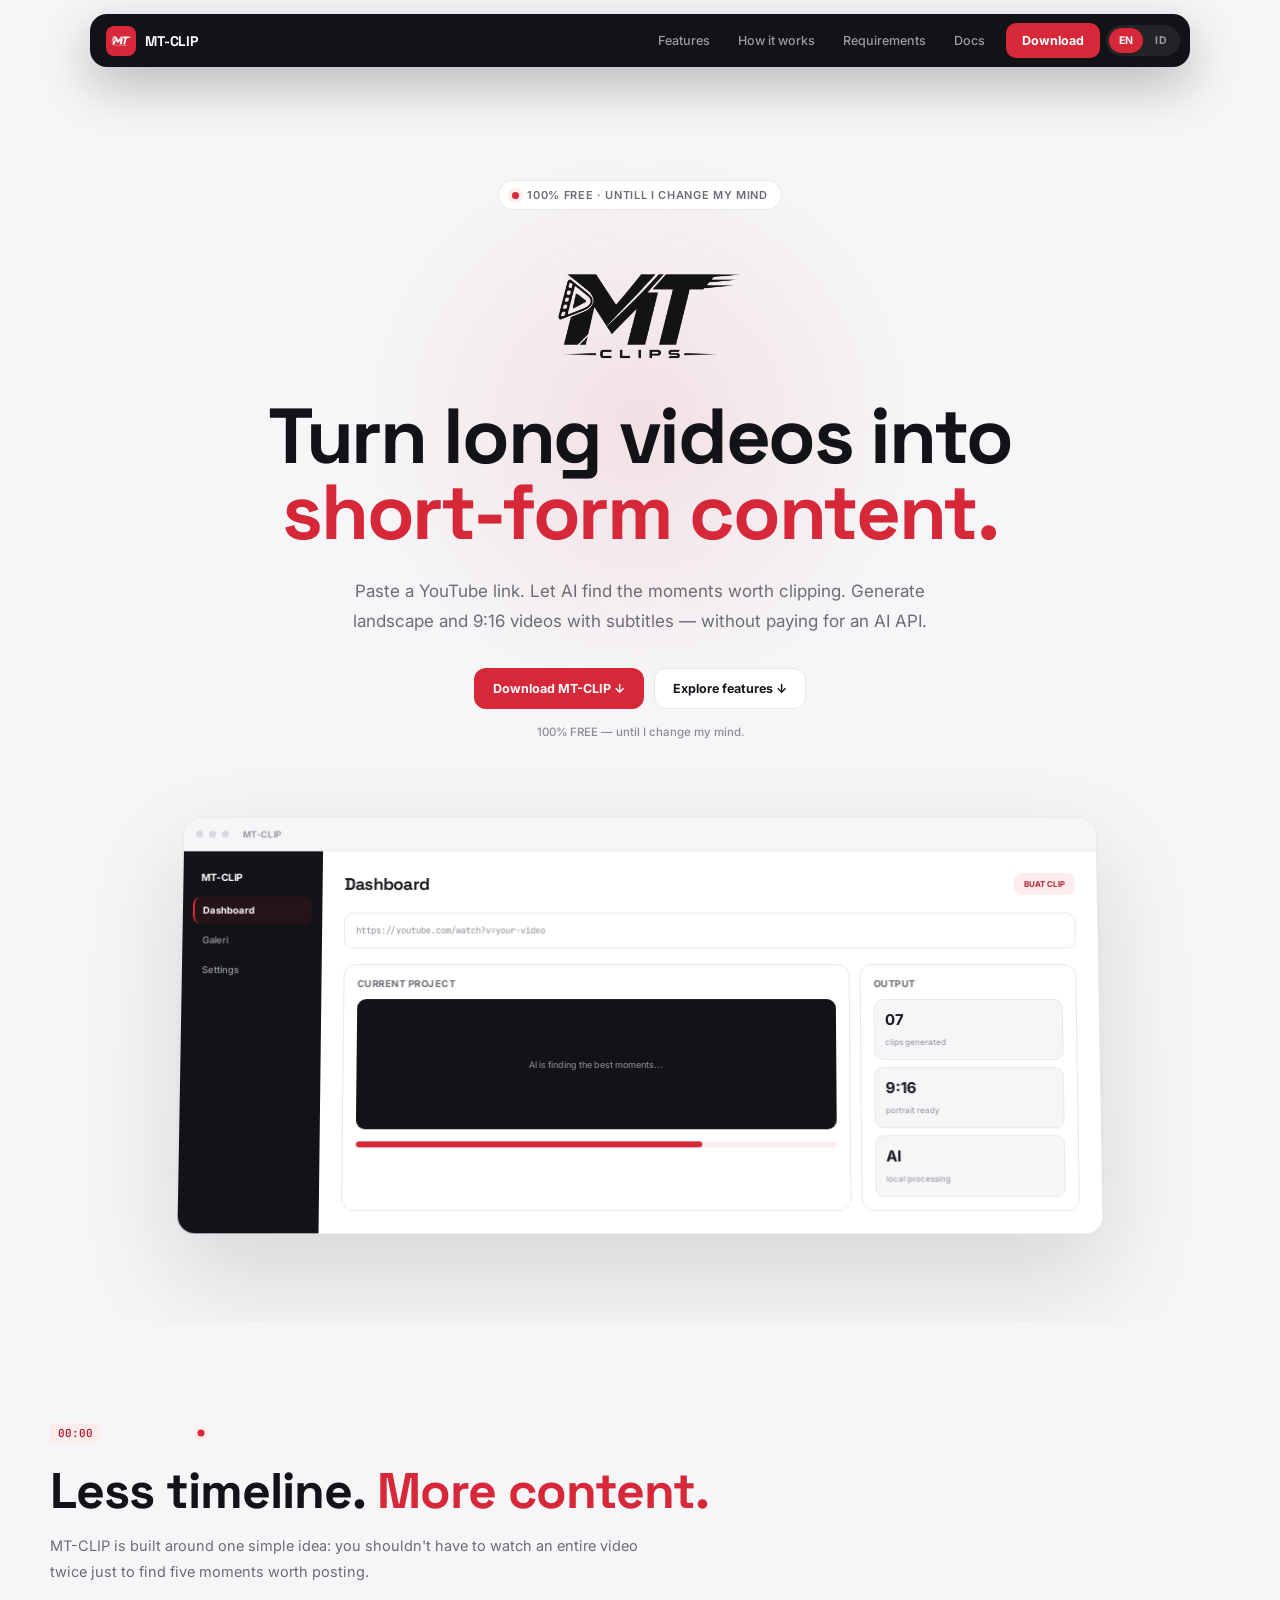
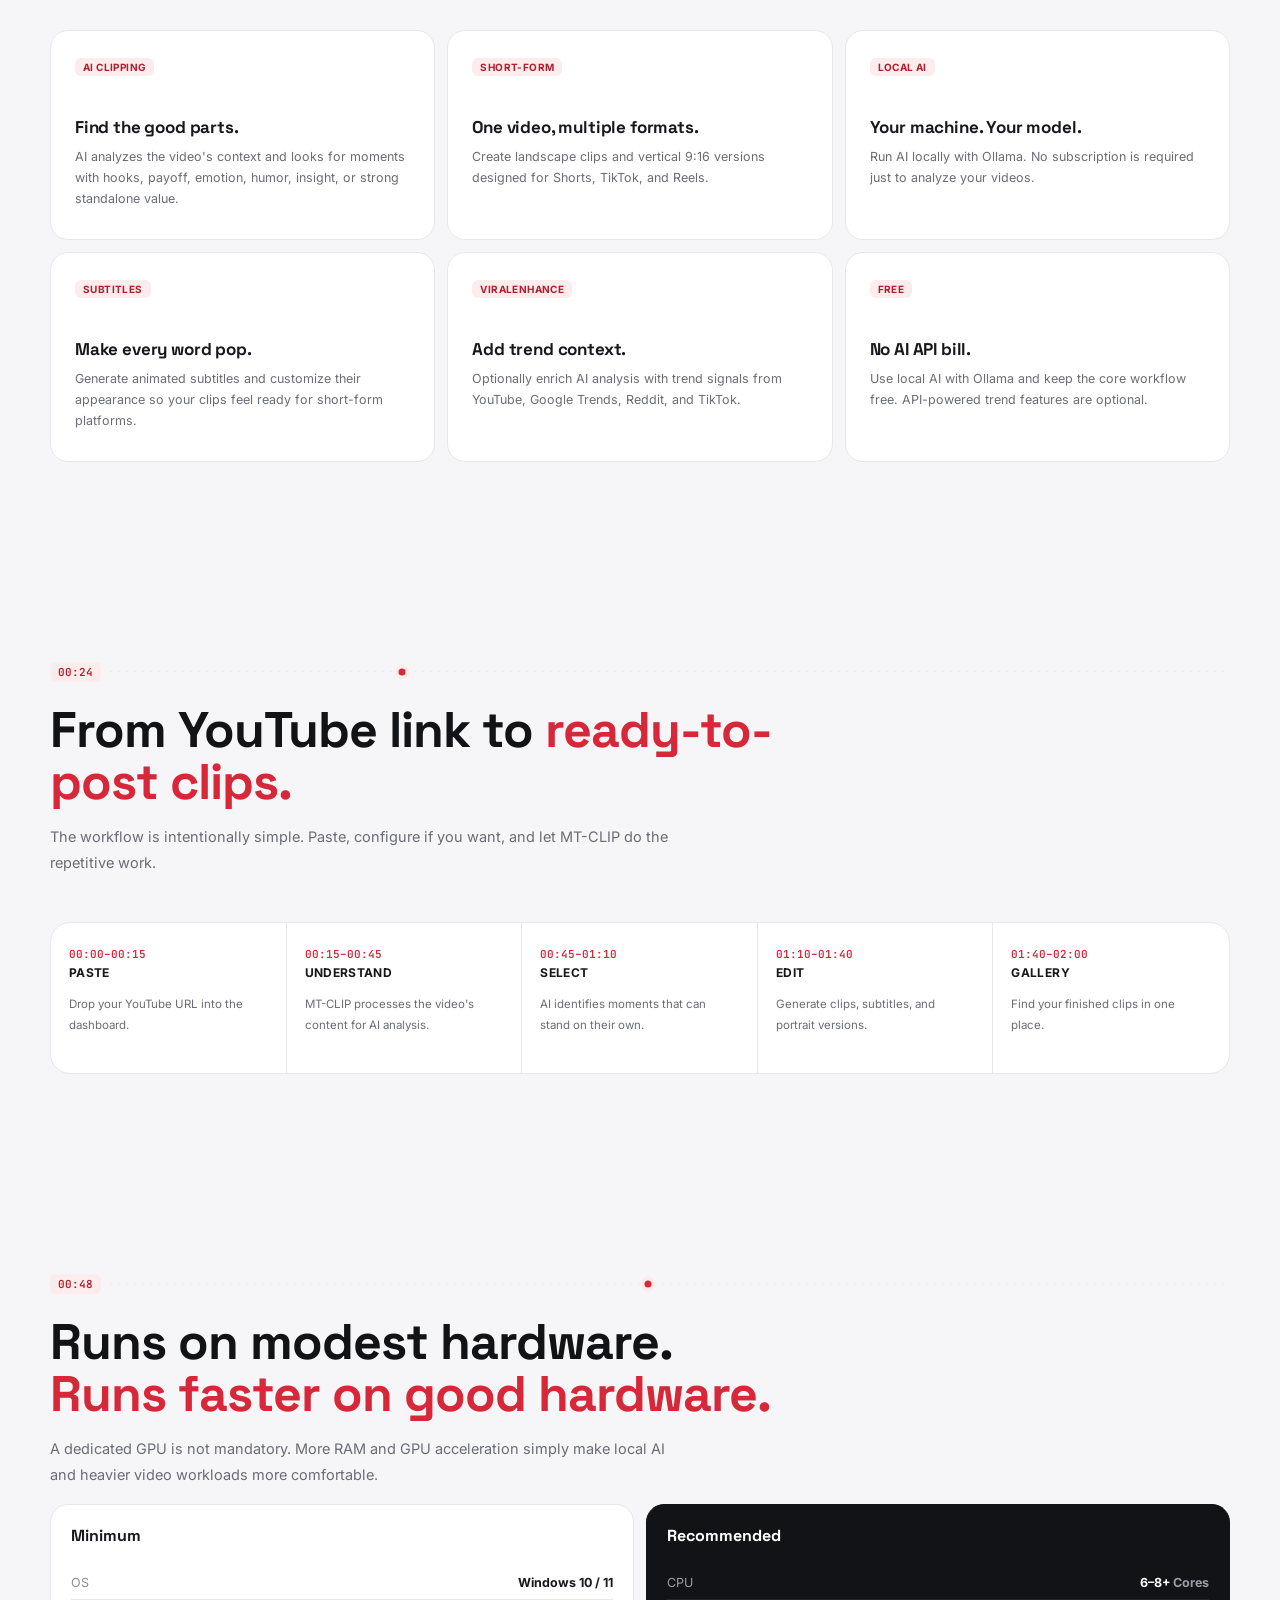
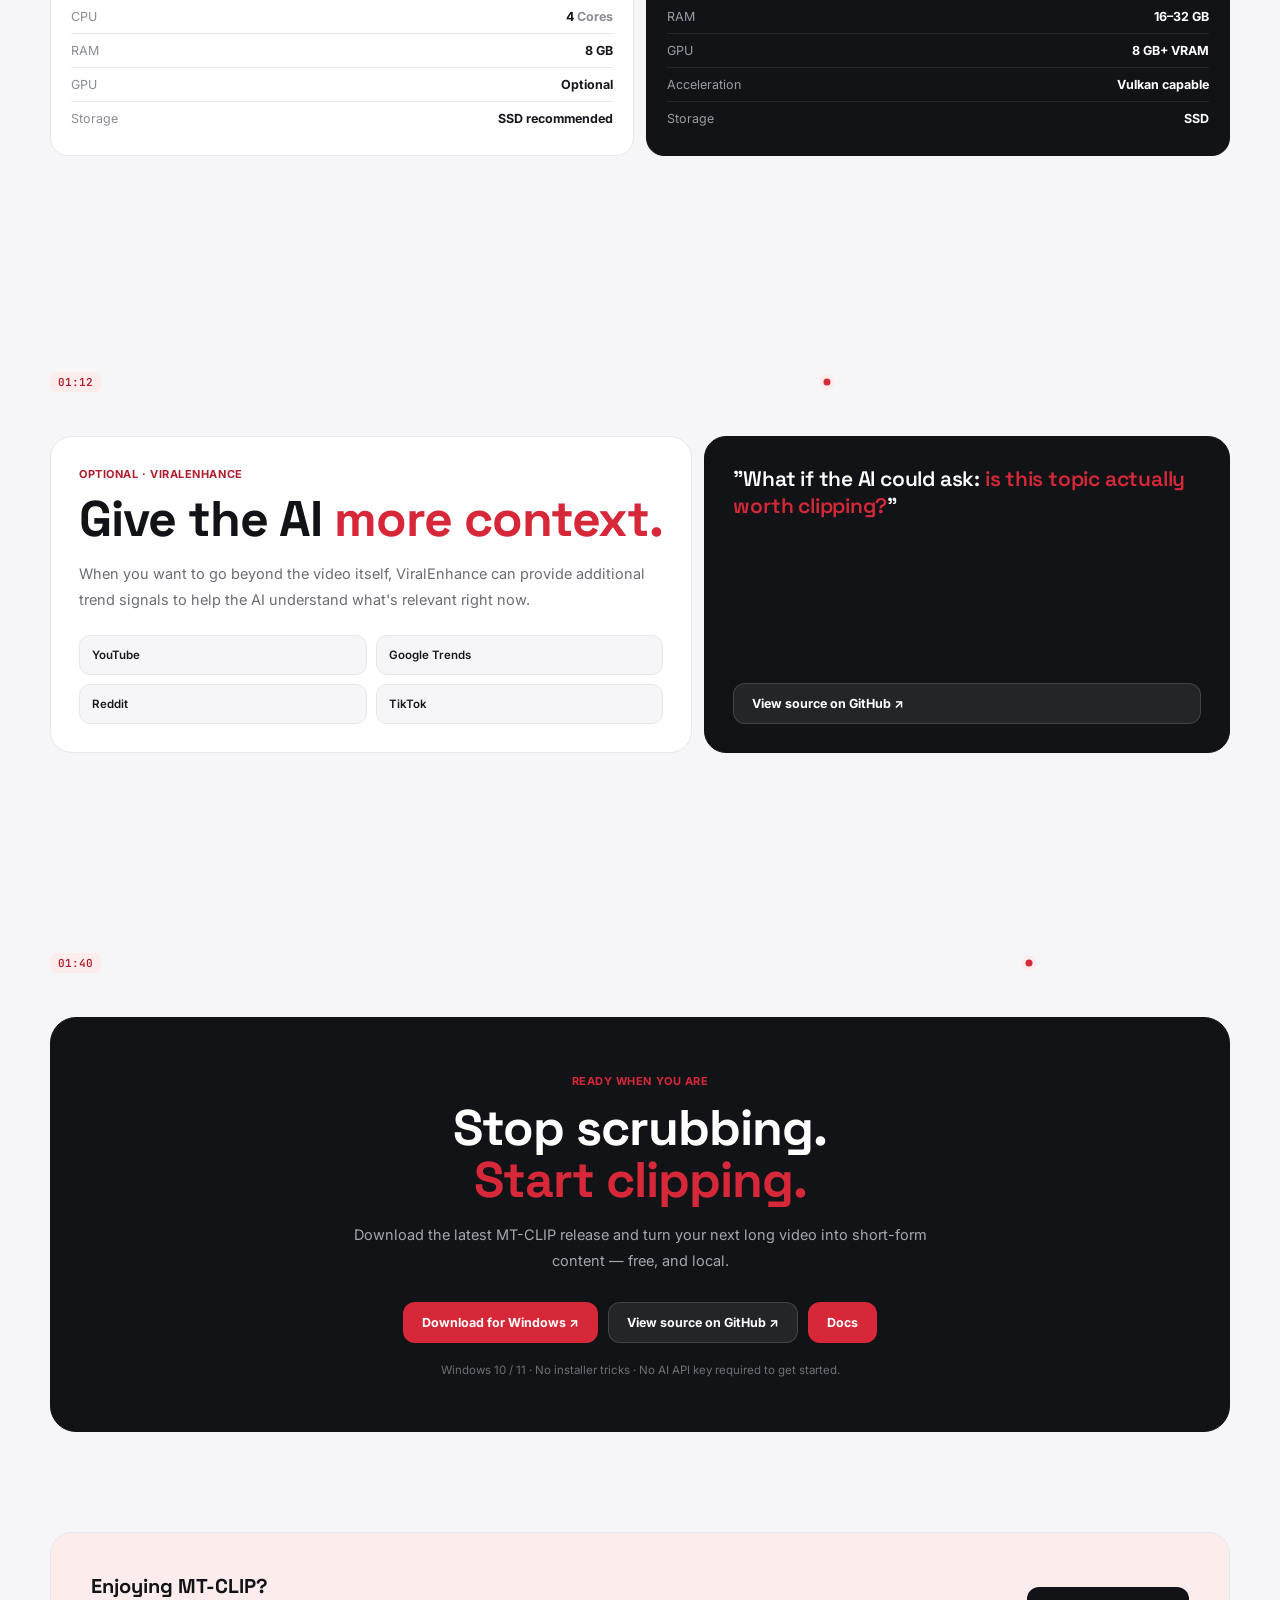
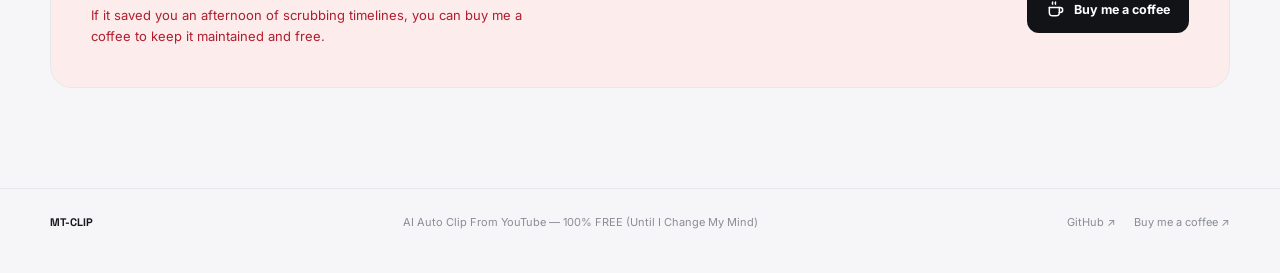
<file: index.html>
<!DOCTYPE html>
<html lang="en">
<head>
  <!-- Google tag (gtag.js) -->
  <script async src="https://www.googletagmanager.com/gtag/js?id=G-WGKNVC7FJS"></script>
  <script>
    window.dataLayer = window.dataLayer || [];
    function gtag(){dataLayer.push(arguments);}
    gtag('js', new Date());

    gtag('config', 'G-WGKNVC7FJS');
  </script>
  <meta charset="UTF-8" />
  <meta name="viewport" content="width=device-width, initial-scale=1.0" />

  <!-- ============ SEO ============ -->
  <title>MT-CLIP — Turn YouTube Videos into Shorts & Reels with Local AI</title>
  <meta name="title" content="MT-CLIP — Turn YouTube Videos into Shorts & Reels with Local AI" />
  <meta name="description" content="MT-CLIP is a free, desktop app that turns any YouTube video into short-form clips automatically. Local AI finds the best moments, generates 9:16 portrait cuts, and burns in animated subtitles — no API bill required." />
  <meta name="keywords" content="MT-CLIP, AI video clipper, youtube to shorts, auto clip generator, short form content, tiktok clip maker, reels generator, local AI video editor, ollama video, free clip generator, open source video tool" />
  <meta name="author" content="Dafa Prasetya" />
  <meta name="robots" content="index, follow" />
  <meta name="theme-color" content="#121317" />
  <link rel="canonical" href="https://mt-clip.app/" />
  <!-- NOTE: replace the canonical/og:url/twitter:url values above and below with your real deployed domain before publishing. -->

  <!-- ============ Open Graph ============ -->
  <meta property="og:type" content="website" />
  <meta property="og:url" content="https://mt-clip.app/" />
  <meta property="og:title" content="MT-CLIP — Turn YouTube Videos into Shorts & Reels with Local AI" />
  <meta property="og:description" content="Paste a YouTube link. Local AI finds the moments worth clipping and exports landscape + 9:16 videos with animated subtitles — 100% free." />
  <meta property="og:image" content="https://mt-clip.app/logo.png" />
  <meta property="og:locale" content="en_US" />
  <meta property="og:locale:alternate" content="id_ID" />

  <!-- ============ Twitter Card ============ -->
  <meta name="twitter:card" content="summary_large_image" />
  <meta name="twitter:url" content="https://mt-clip.app/" />
  <meta name="twitter:title" content="MT-CLIP — Turn YouTube Videos into Shorts & Reels with Local AI" />
  <meta name="twitter:description" content="Free, local-AI clipper: YouTube link in, ready-to-post Shorts/Reels/TikTok clips out." />
  <meta name="twitter:image" content="https://mt-clip.app/logo.png" />

  <link rel="icon" href="logo.png" type="image/png" />
  <link rel="apple-touch-icon" href="logo.png" />

  <!-- ============ Structured data ============ -->
  <script type="application/ld+json">
  {
    "@context": "https://schema.org",
    "@type": "SoftwareApplication",
    "name": "MT-CLIP",
    "applicationCategory": "MultimediaApplication",
    "operatingSystem": "Windows 10, Windows 11",
    "description": "Free desktop app that uses local AI to turn long YouTube videos into short-form clips with subtitles, in landscape and 9:16 portrait format.",
    "offers": {
      "@type": "Offer",
      "price": "0",
      "priceCurrency": "USD"
    },
    "url": "https://mt-clip.app/",
    "image": "https://mt-clip.app/logo.png",
    "author": {
      "@type": "Person",
      "name": "Dafa Prasetya"
    }
  }
  </script>

  <link rel="preconnect" href="https://fonts.googleapis.com" />
  <link rel="preconnect" href="https://fonts.gstatic.com" crossorigin />
  <link href="https://fonts.googleapis.com/css2?family=Space+Grotesk:wght@500;600;700&family=Inter:wght@400;500;600;700;800&family=JetBrains+Mono:wght@500;600&display=swap" rel="stylesheet" />

  <link rel="stylesheet" href="style.css">
</head>

<body>
  <nav>
    <a class="brand" href="#top">
      <span class="brand-mark"><img src="logo.png" alt="" /></span>
      <span class="brand-name">MT-CLIP</span>
    </a>
    <div class="nav-links">
      <a href="#features" data-i18n="nav.features">Features</a>
      <a href="#how" data-i18n="nav.how">How it works</a>
      <a href="#requirements" data-i18n="nav.requirements">Requirements</a>
      <a href="docs.html" data-i18n="nav.doc">Docs</a>
      <a class="nav-cta" href="#download" data-i18n="nav.download">Download</a>
      <div class="lang-toggle" role="group" aria-label="Language switch">
        <button type="button" data-lang="en" class="active">EN</button>
        <button type="button" data-lang="id">ID</button>
      </div>
    </div>
  </nav>

  <main>
    <section class="hero" id="top">
      <div class="orb"></div>
      <div class="wrap hero-content">
        <div class="eyebrow"><span class="dot"></span> <span data-i18n="hero.eyebrow">100% FREE · Untill i change my mind</span></div>
        <img class="hero-logo" src="logo.png" alt="MT-CLIP logo" />
        <h1 data-i18n="hero.title">Turn long videos into <span>short-form content.</span></h1>
        <p class="hero-copy" data-i18n="hero.copy">
          Paste a YouTube link. Let AI find the moments worth clipping.
          Generate landscape and 9:16 videos with subtitles — without paying for an AI API.
        </p>
        <div class="hero-actions">
          <a class="btn btn-primary" href="#download" data-i18n="hero.cta_primary">Download MT-CLIP ↓</a>
          <a class="btn btn-secondary" href="#features" data-i18n="hero.cta_secondary">Explore features ↓</a>
        </div>
        <div class="release-note" data-i18n="hero.release_note">100% FREE — until I change my mind.</div>

        <div class="mockup-wrap reveal">
          <div class="mockup">
            <div class="window-bar">
              <i></i><i></i><i></i><span class="window-title">MT-CLIP</span>
            </div>
            <div class="dashboard">
              <aside class="side">
                <div class="side-title">MT-CLIP</div>
                <div class="side-item active">Dashboard</div>
                <div class="side-item">Galeri</div>
                <div class="side-item">Settings</div>
              </aside>
              <div class="dash-main">
                <div class="dash-head">
                  <h3 data-i18n="mockup.dashboard">Dashboard</h3>
                  <span class="tiny-btn" data-i18n="mockup.new">BUAT CLIP</span>
                </div>
                <div class="input">https://youtube.com/watch?v=your-video</div>
                <div class="dash-grid">
                  <div class="dash-card">
                    <h4 data-i18n="mockup.current">Current project</h4>
                    <div class="video-preview" data-i18n="mockup.finding">AI is finding the best moments...</div>
                    <div class="progress"><span></span></div>
                  </div>
                  <div class="dash-card">
                    <h4 data-i18n="mockup.output">Output</h4>
                    <div class="stats">
                      <div class="stat"><b>07</b><small data-i18n="mockup.stat1">clips generated</small></div>
                      <div class="stat"><b>9:16</b><small data-i18n="mockup.stat2">portrait ready</small></div>
                      <div class="stat"><b>AI</b><small data-i18n="mockup.stat3">local processing</small></div>
                    </div>
                  </div>
                </div>
              </div>
            </div>
          </div>
        </div>
      </div>
    </section>

    <section id="features">
      <div class="wrap">
        <div class="timecode reveal"><span class="tc-label">00:00</span><div class="tc-track" style="--tc-pos:8%"></div></div>
        <h2 class="section-title reveal" data-i18n="features.title">Less timeline. <span>More content.</span></h2>
        <p class="section-copy reveal" data-i18n="features.copy">
          MT-CLIP is built around one simple idea: you shouldn't have to watch an entire video twice just to find five moments worth posting.
        </p>

        <div class="feature-grid">
          <article class="feature reveal">
            <div class="feature-chip" data-i18n="feature.1.chip">AI CLIPPING</div>
            <h3 data-i18n="feature.1.title">Find the good parts.</h3>
            <p data-i18n="feature.1.desc">AI analyzes the video's context and looks for moments with hooks, payoff, emotion, humor, insight, or strong standalone value.</p>
          </article>
          <article class="feature reveal">
            <div class="feature-chip" data-i18n="feature.2.chip">SHORT-FORM</div>
            <h3 data-i18n="feature.2.title">One video, multiple formats.</h3>
            <p data-i18n="feature.2.desc">Create landscape clips and vertical 9:16 versions designed for Shorts, TikTok, and Reels.</p>
          </article>
          <article class="feature reveal">
            <div class="feature-chip" data-i18n="feature.3.chip">LOCAL AI</div>
            <h3 data-i18n="feature.3.title">Your machine. Your model.</h3>
            <p data-i18n="feature.3.desc">Run AI locally with Ollama. No subscription is required just to analyze your videos.</p>
          </article>
          <article class="feature reveal">
            <div class="feature-chip" data-i18n="feature.4.chip">SUBTITLES</div>
            <h3 data-i18n="feature.4.title">Make every word pop.</h3>
            <p data-i18n="feature.4.desc">Generate animated subtitles and customize their appearance so your clips feel ready for short-form platforms.</p>
          </article>
          <article class="feature reveal">
            <div class="feature-chip" data-i18n="feature.5.chip">VIRALENHANCE</div>
            <h3 data-i18n="feature.5.title">Add trend context.</h3>
            <p data-i18n="feature.5.desc">Optionally enrich AI analysis with trend signals from YouTube, Google Trends, Reddit, and TikTok.</p>
          </article>
          <article class="feature reveal">
            <div class="feature-chip" data-i18n="feature.6.chip">FREE</div>
            <h3 data-i18n="feature.6.title">No AI API bill.</h3>
            <p data-i18n="feature.6.desc">Use local AI with Ollama and keep the core workflow free. API-powered trend features are optional.</p>
          </article>
        </div>
      </div>
    </section>

    <section id="how">
      <div class="wrap">
        <div class="timecode reveal"><span class="tc-label">00:24</span><div class="tc-track" style="--tc-pos:26%"></div></div>
        <h2 class="section-title reveal" data-i18n="how.title">From YouTube link to <span>ready-to-post clips.</span></h2>
        <p class="section-copy reveal" data-i18n="how.copy">The workflow is intentionally simple. Paste, configure if you want, and let MT-CLIP do the repetitive work.</p>

        <div class="flow">
          <div class="flow-step reveal"><span class="flow-time">00:00–00:15</span><b data-i18n="step.1.b">PASTE</b><span class="flow-desc" data-i18n="step.1.d">Drop your YouTube URL into the dashboard.</span></div>
          <div class="flow-step reveal"><span class="flow-time">00:15–00:45</span><b data-i18n="step.2.b">UNDERSTAND</b><span class="flow-desc" data-i18n="step.2.d">MT-CLIP processes the video's content for AI analysis.</span></div>
          <div class="flow-step reveal"><span class="flow-time">00:45–01:10</span><b data-i18n="step.3.b">SELECT</b><span class="flow-desc" data-i18n="step.3.d">AI identifies moments that can stand on their own.</span></div>
          <div class="flow-step reveal"><span class="flow-time">01:10–01:40</span><b data-i18n="step.4.b">EDIT</b><span class="flow-desc" data-i18n="step.4.d">Generate clips, subtitles, and portrait versions.</span></div>
          <div class="flow-step reveal"><span class="flow-time">01:40–02:00</span><b data-i18n="step.5.b">GALLERY</b><span class="flow-desc" data-i18n="step.5.d">Find your finished clips in one place.</span></div>
        </div>
      </div>
    </section>

    <section id="requirements">
      <div class="wrap">
        <div class="timecode reveal"><span class="tc-label">00:48</span><div class="tc-track" style="--tc-pos:48%"></div></div>
        <h2 class="section-title reveal" data-i18n="req.title">Runs on modest hardware. <span>Runs faster on good hardware.</span></h2>
        <p class="section-copy reveal" data-i18n="req.copy">
          A dedicated GPU is not mandatory. More RAM and GPU acceleration simply make local AI and heavier video workloads more comfortable.
        </p>

        <div class="spec-wrap">
          <div class="spec reveal">
            <h3 data-i18n="req.min.title">Minimum</h3>
            <div class="spec-row"><span data-i18n="req.os">OS</span><b>Windows 10 / 11</b></div>
            <div class="spec-row"><span data-i18n="req.cpu">CPU</span><b>4 <span data-i18n="req.cores">Cores</span></b></div>
            <div class="spec-row"><span data-i18n="req.ram">RAM</span><b>8 GB</b></div>
            <div class="spec-row"><span data-i18n="req.gpu">GPU</span><b data-i18n="req.optional">Optional</b></div>
            <div class="spec-row"><span data-i18n="req.storage">Storage</span><b data-i18n="req.ssd_rec">SSD recommended</b></div>
          </div>
          <div class="spec rec reveal">
            <h3 data-i18n="req.rec.title">Recommended</h3>
            <div class="spec-row"><span data-i18n="req.cpu">CPU</span><b>6–8+ <span data-i18n="req.cores">Cores</span></b></div>
            <div class="spec-row"><span data-i18n="req.ram">RAM</span><b>16–32 GB</b></div>
            <div class="spec-row"><span data-i18n="req.gpu">GPU</span><b>8 GB+ VRAM</b></div>
            <div class="spec-row"><span data-i18n="req.accel">Acceleration</span><b data-i18n="req.vulkan">Vulkan capable</b></div>
            <div class="spec-row"><span data-i18n="req.storage">Storage</span><b>SSD</b></div>
          </div>
        </div>
      </div>
    </section>

    <section>
      <div class="wrap">
        <div class="timecode reveal"><span class="tc-label">01:12</span><div class="tc-track" style="--tc-pos:64%"></div></div>
        <div class="viral">
          <div class="viral-main reveal">
            <div class="section-copy" style="margin-top:0; font-weight:700; color:var(--accent-dark); text-transform:uppercase; letter-spacing:.05em; font-size:11px;" data-i18n="viral.kicker">Optional · ViralEnhance</div>
            <h2 class="section-title" style="margin-top:8px;" data-i18n="viral.title">Give the AI <span>more context.</span></h2>
            <p class="section-copy" data-i18n="viral.copy">When you want to go beyond the video itself, ViralEnhance can provide additional trend signals to help the AI understand what's relevant right now.</p>
            <div class="source-list">
              <div class="source">YouTube</div>
              <div class="source">Google Trends</div>
              <div class="source">Reddit</div>
              <div class="source">TikTok</div>
            </div>
          </div>
          <div class="viral-side reveal">
            <p class="quote" data-i18n="viral.quote">"What if the AI could ask: <span>is this topic actually worth clipping?</span>"</p>
            <a class="btn btn-secondary" style="background:rgba(255,255,255,.08); color:#fff; border-color:rgba(255,255,255,.14);" href="https://github.com/dafaprasetya/MT-CLIP" target="_blank" rel="noopener" data-i18n="viral.link">View source on GitHub ↗</a>
          </div>
        </div>
      </div>
    </section>

    <section id="download">
      <div class="wrap">
        <div class="timecode reveal"><span class="tc-label">01:40</span><div class="tc-track" style="--tc-pos:82%"></div></div>
        <div class="download-panel reveal">
          <div class="section-copy" style="margin-top:0; font-weight:700; color:var(--accent); text-transform:uppercase; letter-spacing:.05em; font-size:11px;" data-i18n="dl.kicker">Ready when you are</div>
          <h2 class="section-title" style="margin:10px auto 0; color:#fff;" data-i18n="dl.title">Stop scrubbing.<br><span>Start clipping.</span></h2>
          <p class="section-copy" data-i18n="dl.copy">Download the latest MT-CLIP release and turn your next long video into short-form content — free, and local.</p>
          <div class="download-actions">
            <a class="btn btn-primary" href="https://github.com/dafaprasetya/MT-CLIP/releases/" target="_blank" rel="noopener" data-i18n="dl.primary">Download for Windows ↗</a>
            <a class="btn btn-secondary" style="background:rgba(255,255,255,.08); color:#fff; border-color:rgba(255,255,255,.14);" href="https://github.com/dafaprasetya/MT-CLIP" target="_blank" rel="noopener" data-i18n="dl.secondary">View source on GitHub ↗</a>
            <a class="btn btn-primary" href="docs.html" target="_blank" rel="noopener" data-i18n="dl.third">Docs</a>
          </div>
          <div class="download-meta" data-i18n="dl.meta">Windows 10 / 11 · No installer tricks · No AI API key required to get started.</div>
        </div>
      </div>
    </section>

    <section style="padding-top:0;">
      <div class="wrap">
        <div class="coffee-panel reveal">
          <div class="coffee-copy">
            <h3 data-i18n="coffee.title">Enjoying MT-CLIP?</h3>
            <p data-i18n="coffee.copy">If it saved you an afternoon of scrubbing timelines, you can buy me a coffee to keep it maintained and free.</p>
          </div>
          <a class="btn btn-dark" href="https://tiptap.gg/prstya" target="_blank" rel="noopener">
            <svg class="coffee-icon" viewBox="0 0 24 24" fill="none" xmlns="http://www.w3.org/2000/svg" aria-hidden="true">
              <path d="M4 9h13a3 3 0 0 1 0 6h-1" stroke="currentColor" stroke-width="1.8" stroke-linecap="round"/>
              <path d="M4 9v6a4 4 0 0 0 4 4h4a4 4 0 0 0 4-4V9" stroke="currentColor" stroke-width="1.8" stroke-linecap="round" stroke-linejoin="round"/>
              <path d="M8 2.5c-.6.9-.6 1.6 0 2.5M11.5 2.5c-.6.9-.6 1.6 0 2.5" stroke="currentColor" stroke-width="1.8" stroke-linecap="round"/>
            </svg>
            <span data-i18n="coffee.button">Buy me a coffee</span>
          </a>
        </div>
      </div>
    </section>
  </main>

  <footer>
    <div class="wrap footer-inner">
      <div class="footer-brand">MT-CLIP</div>
      <div data-i18n="footer.tagline">AI Auto Clip From YouTube — 100% FREE (Until I Change My Mind)</div>
      <div class="footer-links">
        <a href="https://github.com/dafaprasetya/MT-CLIP" target="_blank" rel="noopener">GitHub ↗</a>
        <a href="https://tiptap.gg/prstya" target="_blank" rel="noopener" data-i18n="footer.coffee">Buy me a coffee ↗</a>
      </div>
    </div>
  </footer>

  <script>
    // =========================================================
    // Scroll-reveal
    // =========================================================
    var observer = new IntersectionObserver(function (entries) {
      entries.forEach(function (entry) {
        if (entry.isIntersecting) {
          entry.target.classList.add("show");
          observer.unobserve(entry.target);
        }
      });
    }, { threshold: 0.12 });

    document.querySelectorAll(".reveal").forEach(function (el, index) {
      el.style.transitionDelay = Math.min(index * 30, 220) + "ms";
      observer.observe(el);
    });

    // Tiny parallax on the hero glow.
    var orb = document.querySelector(".orb");
    window.addEventListener("mousemove", function (e) {
      if (!orb) return;
      var x = (e.clientX / window.innerWidth - 0.5) * 16;
      var y = (e.clientY / window.innerHeight - 0.5) * 10;
      orb.style.transform = "translate(calc(-50% + " + x + "px), calc(-50% + " + y + "px))";
    });

    // Smooth-scroll for every in-page anchor (nav "Download" -> #download,
    // hero CTAs, etc.) with an offset so the fixed nav never covers the target.
    document.querySelectorAll('a[href^="#"]').forEach(function (link) {
      link.addEventListener("click", function (e) {
        var id = link.getAttribute("href");
        if (id.length < 2) return;
        var target = document.querySelector(id);
        if (!target) return;
        e.preventDefault();
        var navHeight = 96;
        var top = target.getBoundingClientRect().top + window.pageYOffset - navHeight;
        window.scrollTo({ top: top, behavior: "smooth" });
        history.pushState(null, "", id);
      });
    });

    // =========================================================
    // EN / ID language switch — pure JS, no page reload
    // =========================================================
    var translations = {
      en: {
        "nav.features": "Features",
        "nav.how": "How it works",
        "nav.doc": "Docs",
        "nav.requirements": "Requirements",
        "nav.download": "Download",
        "hero.eyebrow": "100% Free · Untill I Change My Mind",
        "hero.title": 'Turn long videos into <span>short-form content.</span>',
        "hero.copy": "Paste a YouTube link. Let AI find the moments worth clipping. Generate landscape and 9:16 videos with subtitles — without paying for an AI API.",
        "hero.cta_primary": "Download MT-CLIP ↓",
        "hero.cta_secondary": "Explore features ↓",
        "hero.release_note": "100% FREE — until I change my mind.",
        "mockup.dashboard": "Dashboard",
        "mockup.new": "NEW CLIP",
        "mockup.current": "Current project",
        "mockup.finding": "AI is finding the best moments...",
        "mockup.output": "Output",
        "mockup.stat1": "clips generated",
        "mockup.stat2": "portrait ready",
        "mockup.stat3": "local processing",
        "features.title": 'Less timeline. <span>More content.</span>',
        "features.copy": "MT-CLIP is built around one simple idea: you shouldn't have to watch an entire video twice just to find five moments worth posting.",
        "feature.1.chip": "AI CLIPPING", "feature.1.title": "Find the good parts.", "feature.1.desc": "AI analyzes the video's context and looks for moments with hooks, payoff, emotion, humor, insight, or strong standalone value.",
        "feature.2.chip": "SHORT-FORM", "feature.2.title": "One video, multiple formats.", "feature.2.desc": "Create landscape clips and vertical 9:16 versions designed for Shorts, TikTok, and Reels.",
        "feature.3.chip": "LOCAL AI", "feature.3.title": "Your machine. Your model.", "feature.3.desc": "Run AI locally with Ollama. No subscription is required just to analyze your videos.",
        "feature.4.chip": "SUBTITLES", "feature.4.title": "Make every word pop.", "feature.4.desc": "Generate animated subtitles and customize their appearance so your clips feel ready for short-form platforms.",
        "feature.5.chip": "VIRALENHANCE", "feature.5.title": "Add trend context.", "feature.5.desc": "Optionally enrich AI analysis with trend signals from YouTube, Google Trends, Reddit, and TikTok.",
        "feature.6.chip": "FREE", "feature.6.title": "No AI API bill.", "feature.6.desc": "Use local AI with Ollama and keep the core workflow free. API-powered trend features are optional.",
        "how.title": 'From YouTube link to <span>ready-to-post clips.</span>',
        "how.copy": "The workflow is intentionally simple. Paste, configure if you want, and let MT-CLIP do the repetitive work.",
        "step.1.b": "PASTE", "step.1.d": "Drop your YouTube URL into the dashboard.",
        "step.2.b": "UNDERSTAND", "step.2.d": "MT-CLIP processes the video's content for AI analysis.",
        "step.3.b": "SELECT", "step.3.d": "AI identifies moments that can stand on their own.",
        "step.4.b": "EDIT", "step.4.d": "Generate clips, subtitles, and portrait versions.",
        "step.5.b": "GALLERY", "step.5.d": "Find your finished clips in one place.",
        "req.title": 'Runs on modest hardware. <span>Runs faster on good hardware.</span>',
        "req.copy": "A dedicated GPU is not mandatory. More RAM and GPU acceleration simply make local AI and heavier video workloads more comfortable.",
        "req.min.title": "Minimum", "req.rec.title": "Recommended",
        "req.os": "OS", "req.cpu": "CPU", "req.cores": "Cores", "req.ram": "RAM", "req.gpu": "GPU",
        "req.optional": "Optional", "req.storage": "Storage", "req.ssd_rec": "SSD recommended",
        "req.accel": "Acceleration", "req.vulkan": "Vulkan capable",
        "viral.kicker": "Optional · ViralEnhance",
        "viral.title": 'Give the AI <span>more context.</span>',
        "viral.copy": "When you want to go beyond the video itself, ViralEnhance can provide additional trend signals to help the AI understand what's relevant right now.",
        "viral.quote": '"What if the AI could ask: <span>is this topic actually worth clipping?</span>"',
        "viral.link": "View source on GitHub ↗",
        "dl.kicker": "Ready when you are",
        "dl.title": 'Stop scrubbing.<br><span>Start clipping.</span>',
        "dl.copy": "Download the latest MT-CLIP release and turn your next long video into short-form content — free, and local.",
        "dl.primary": "Download for Windows ↗",
        "dl.third": "Docs ↗",
        "dl.secondary": "View source on GitHub ↗",
        "dl.meta": "Windows 10 / 11 · No installer tricks · No AI API key required to get started.",
        "coffee.title": "Enjoying MT-CLIP?",
        "coffee.copy": "If it saved you an afternoon of scrubbing timelines, you can buy me a coffee to keep it maintained and free.",
        "coffee.button": "Buy me a coffee",
        "footer.tagline": "AI Auto Clip From YouTube — 100% FREE (Until I Change My Mind)",
        "footer.coffee": "Buy me a coffee ↗"
      },
      id: {
        "nav.features": "Fitur",
        "nav.how": "Cara kerja",
        "nav.doc": "Docs",
        "nav.requirements": "Spesifikasi",
        "nav.download": "Download",
        "hero.eyebrow": "100% Gratis · setidaknya sampai saya berubah pikiran",
        "hero.title": 'Ubah video panjang jadi <span>konten short-form.</span>',
        "hero.copy": "Tempel link YouTube. Biarkan AI mencari momen yang layak diklip. Hasilkan video landscape dan 9:16 lengkap dengan subtitle — tanpa perlu bayar API AI.",
        "hero.cta_primary": "Download MT-CLIP ↓",
        "hero.cta_secondary": "Lihat fitur ↓",
        "hero.release_note": "100% GRATIS — sampai saya berubah pikiran.",
        "mockup.dashboard": "Dashboard",
        "mockup.new": "CLIP BARU",
        "mockup.current": "Proyek saat ini",
        "mockup.finding": "AI sedang mencari momen terbaik...",
        "mockup.output": "Hasil",
        "mockup.stat1": "klip dibuat",
        "mockup.stat2": "versi portrait siap",
        "mockup.stat3": "proses lokal",
        "features.title": 'Lebih sedikit timeline. <span>Lebih banyak konten.</span>',
        "features.copy": "MT-CLIP dibangun dari satu ide sederhana: kamu tidak perlu menonton ulang seluruh video hanya untuk menemukan lima momen yang layak diunggah.",
        "feature.1.chip": "AI CLIPPING", "feature.1.title": "Temukan bagian terbaiknya.", "feature.1.desc": "AI menganalisis konteks video dan mencari momen dengan hook, payoff, emosi, humor, insight, atau nilai yang kuat berdiri sendiri.",
        "feature.2.chip": "SHORT-FORM", "feature.2.title": "Satu video, banyak format.", "feature.2.desc": "Buat klip landscape dan versi vertikal 9:16 yang dirancang untuk Shorts, TikTok, dan Reels.",
        "feature.3.chip": "AI LOKAL", "feature.3.title": "Mesinmu. Modelmu.", "feature.3.desc": "Jalankan AI secara lokal dengan Ollama. Tidak perlu berlangganan hanya untuk menganalisis video.",
        "feature.4.chip": "SUBTITLE", "feature.4.title": "Buat setiap kata menonjol.", "feature.4.desc": "Hasilkan subtitle animasi dan sesuaikan tampilannya agar klip terasa siap untuk platform short-form.",
        "feature.5.chip": "VIRALENHANCE", "feature.5.title": "Tambahkan konteks tren.", "feature.5.desc": "Perkaya analisis AI secara opsional dengan sinyal tren dari YouTube, Google Trends, Reddit, dan TikTok.",
        "feature.6.chip": "GRATIS", "feature.6.title": "Tanpa biaya API AI.", "feature.6.desc": "Gunakan AI lokal dengan Ollama dan jaga alur kerja inti tetap gratis. Fitur tren berbasis API bersifat opsional.",
        "how.title": 'Dari link YouTube jadi <span>klip siap unggah.</span>',
        "how.copy": "Alur kerjanya sengaja dibuat sederhana. Tempel, atur jika perlu, lalu biarkan MT-CLIP mengerjakan bagian yang berulang.",
        "step.1.b": "TEMPEL", "step.1.d": "Masukkan URL YouTube ke dashboard.",
        "step.2.b": "PAHAMI", "step.2.d": "MT-CLIP memproses isi video untuk dianalisis AI.",
        "step.3.b": "PILIH", "step.3.d": "AI mengidentifikasi momen yang bisa berdiri sendiri.",
        "step.4.b": "EDIT", "step.4.d": "Hasilkan klip, subtitle, dan versi portrait.",
        "step.5.b": "GALERI", "step.5.d": "Temukan klip yang sudah jadi di satu tempat.",
        "req.title": 'Jalan di perangkat sederhana. <span>Lebih cepat di perangkat mumpuni.</span>',
        "req.copy": "GPU khusus tidak wajib. RAM lebih besar dan akselerasi GPU hanya membuat AI lokal dan proses video berat terasa lebih nyaman.",
        "req.min.title": "Minimum", "req.rec.title": "Direkomendasikan",
        "req.os": "OS", "req.cpu": "CPU", "req.cores": "Core", "req.ram": "RAM", "req.gpu": "GPU",
        "req.optional": "Opsional", "req.storage": "Penyimpanan", "req.ssd_rec": "SSD disarankan",
        "req.accel": "Akselerasi", "req.vulkan": "Mendukung Vulkan",
        "viral.kicker": "Opsional · ViralEnhance",
        "viral.title": 'Beri AI <span>konteks lebih.</span>',
        "viral.copy": "Kalau ingin lebih dari sekadar isi video, ViralEnhance bisa memberi sinyal tren tambahan agar AI paham apa yang relevan saat ini.",
        "viral.quote": '"Bagaimana kalau AI bisa bertanya: <span>apakah topik ini benar-benar layak diklip?</span>"',
        "viral.link": "Lihat source di GitHub ↗",
        "dl.kicker": "Siap kapan pun kamu siap",
        "dl.title": 'Berhenti scrubbing.<br><span>Mulai nge-clip.</span>',
        "dl.copy": "Download rilis terbaru MT-CLIP dan ubah video panjangmu berikutnya jadi konten short-form — gratis, dan lokal.",
        "dl.primary": "Download untuk Windows ↗",
        "dl.third": "Docs ↗",
        "dl.secondary": "Lihat source di GitHub ↗",
        "dl.meta": "Windows 10 / 11 · Tanpa trik instalasi · Tidak butuh API key AI untuk mulai.",
        "coffee.title": "Suka pakai MT-CLIP?",
        "coffee.copy": "Kalau ini menghemat waktumu dari scrubbing timeline berjam-jam, traktir saya kopi biar tetap dirawat dan gratis.",
        "coffee.button": "Traktir kopi",
        "footer.tagline": "AI Auto Clip Dari YouTube — 100% GRATIS (Sampai Saya Berubah Pikiran)",
        "footer.coffee": "Traktir kopi ↗"
      }
    };

    function applyLanguage(lang) {
      if (!translations[lang]) return;
      var dict = translations[lang];
      document.querySelectorAll("[data-i18n]").forEach(function (el) {
        var key = el.getAttribute("data-i18n");
        if (dict[key] !== undefined) {
          el.innerHTML = dict[key];
        }
      });
      document.documentElement.lang = lang;
      document.querySelectorAll(".lang-toggle button").forEach(function (btn) {
        btn.classList.toggle("active", btn.getAttribute("data-lang") === lang);
      });
      try { localStorage.setItem("mtclip-lang", lang); } catch (e) {}
    }

    document.querySelectorAll(".lang-toggle button").forEach(function (btn) {
      btn.addEventListener("click", function () {
        applyLanguage(btn.getAttribute("data-lang"));
      });
    });

    (function initLanguage() {
      var saved = null;
      try { saved = localStorage.getItem("mtclip-lang"); } catch (e) {}
      if (saved && translations[saved]) applyLanguage(saved);
    })();
  </script>
</body>
</html>
</file>
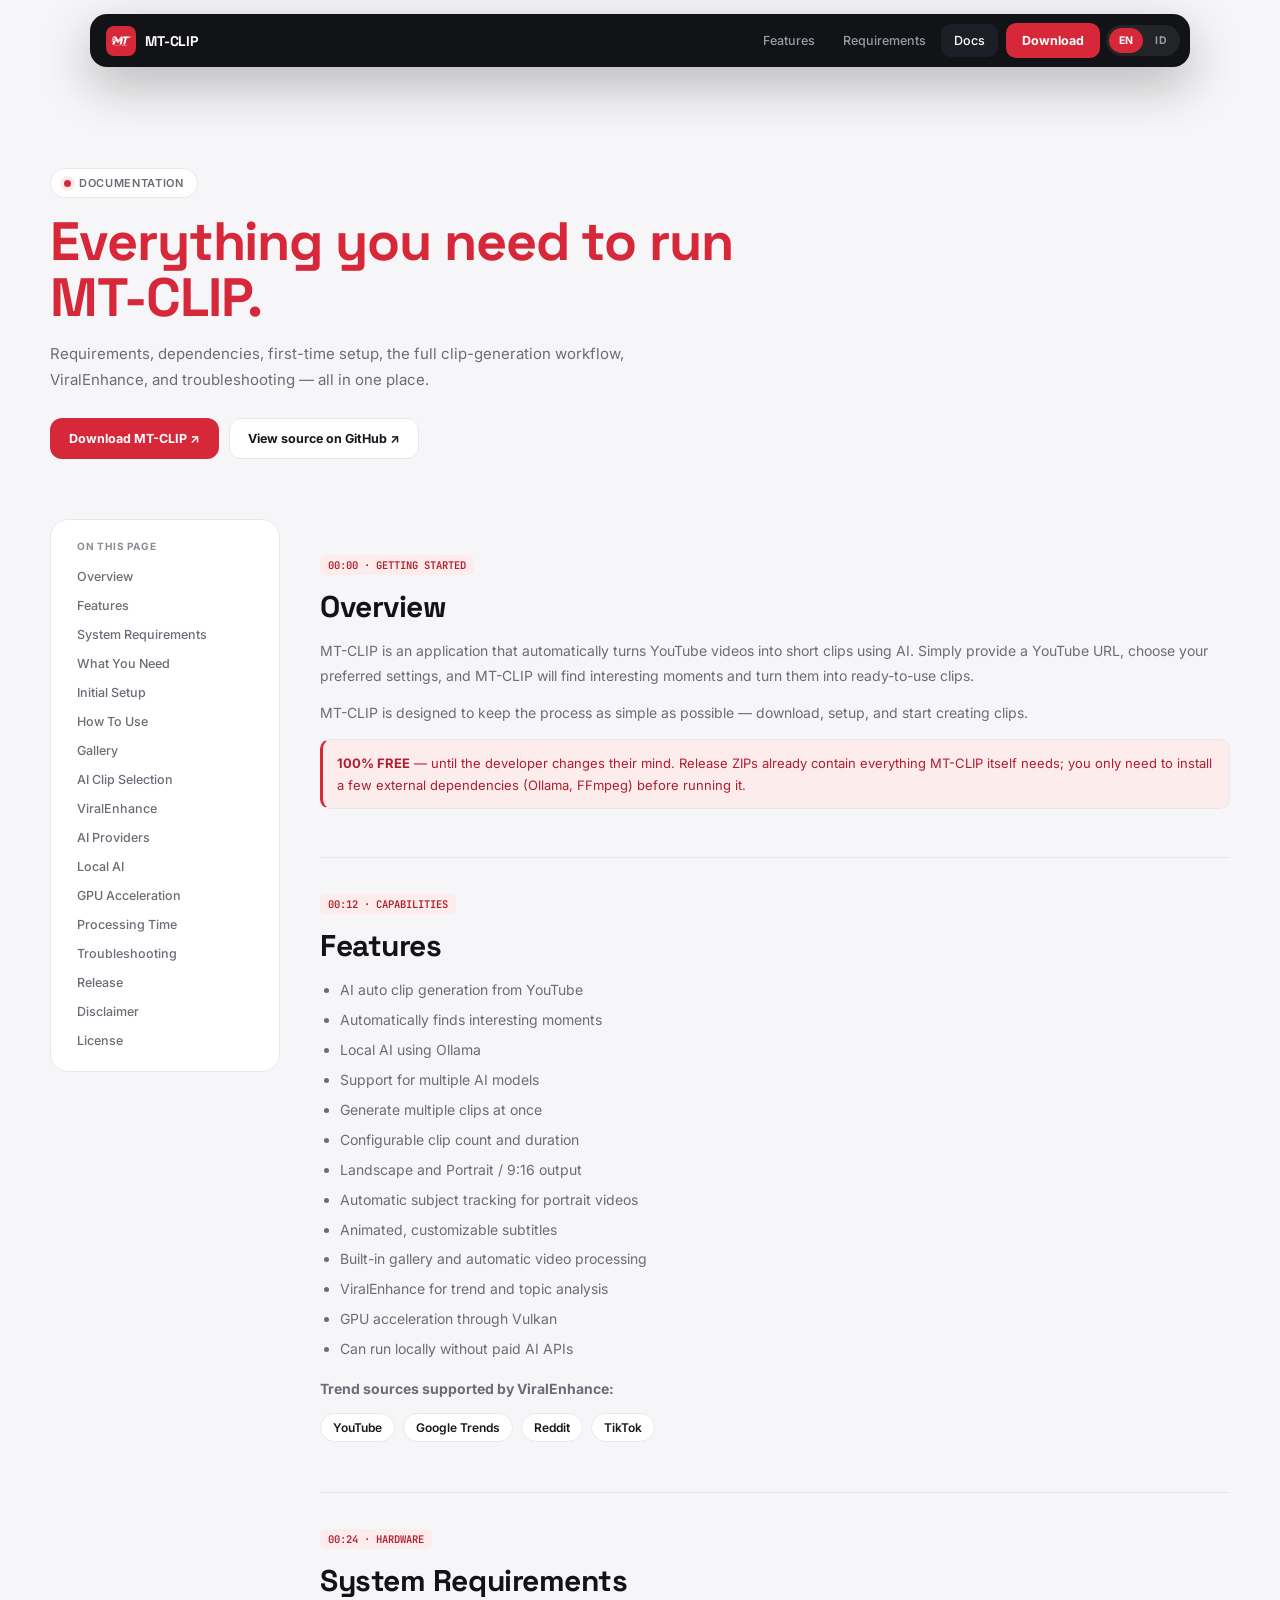
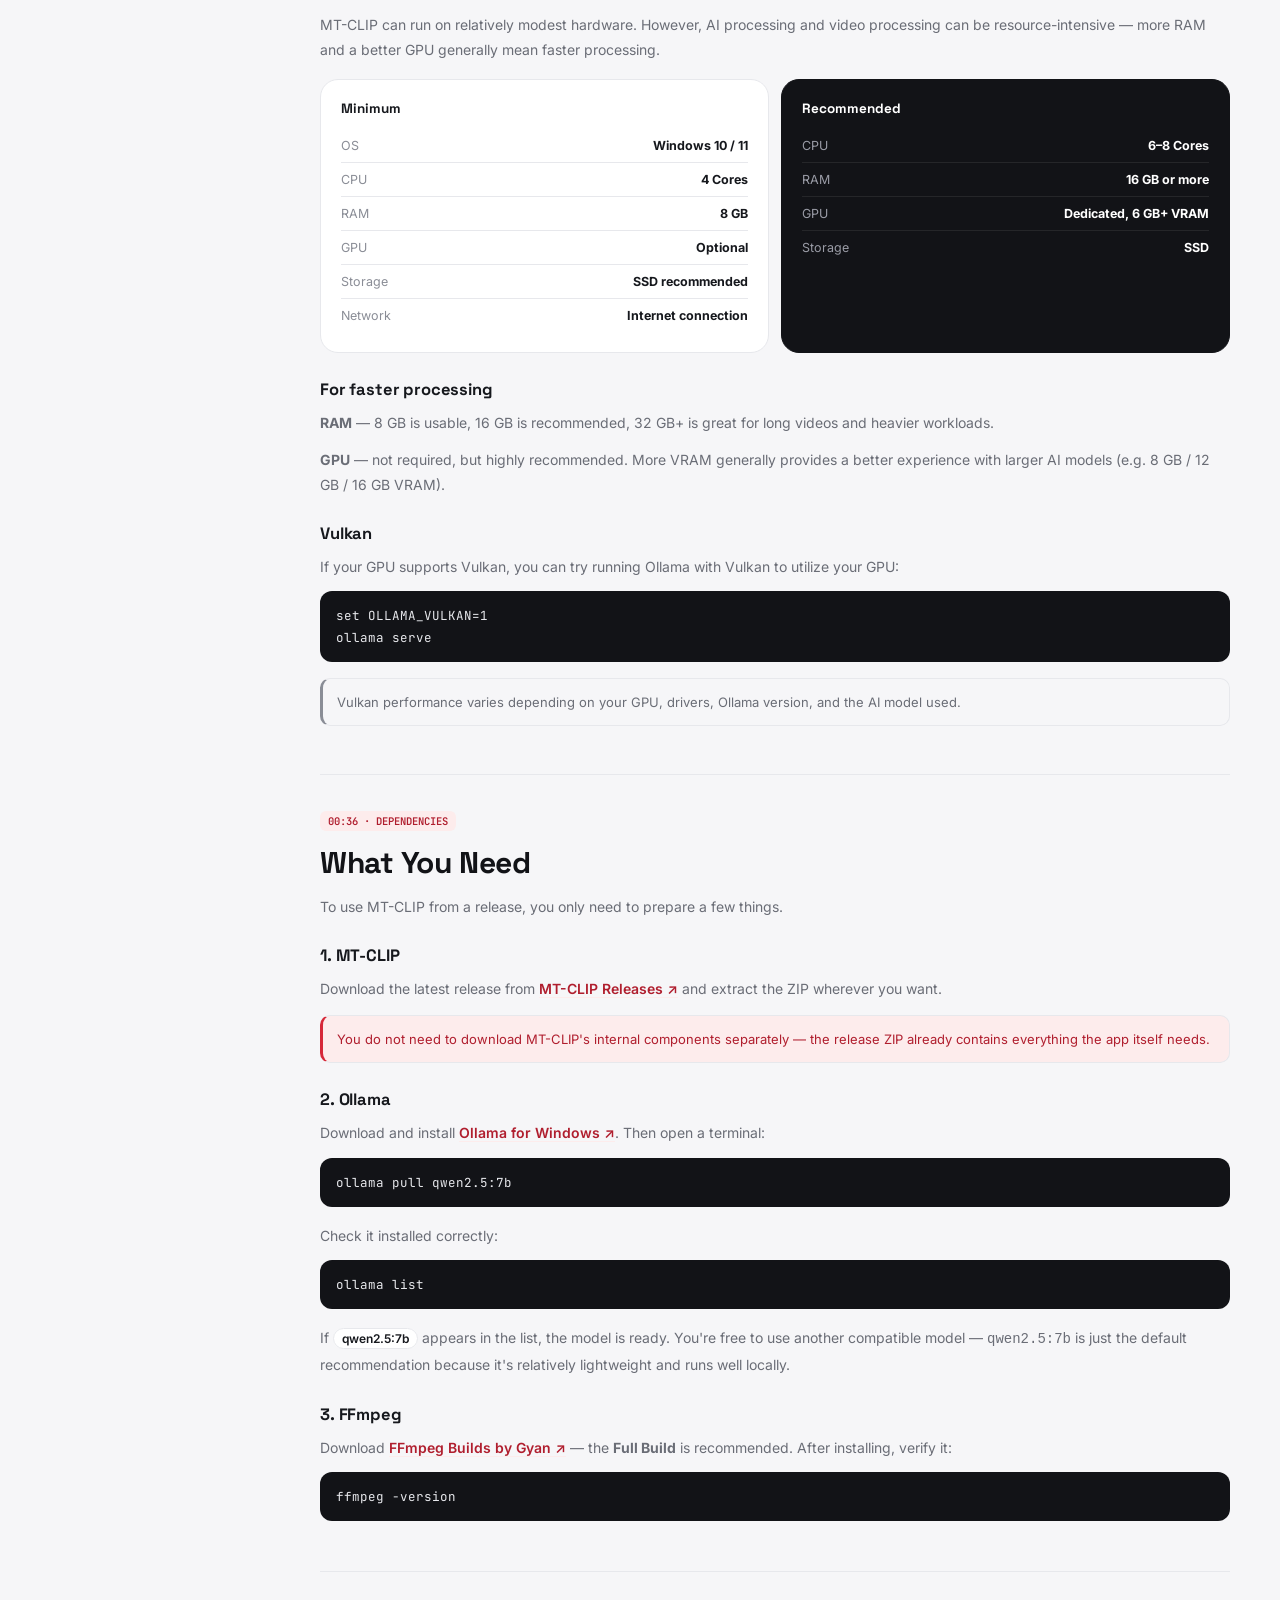
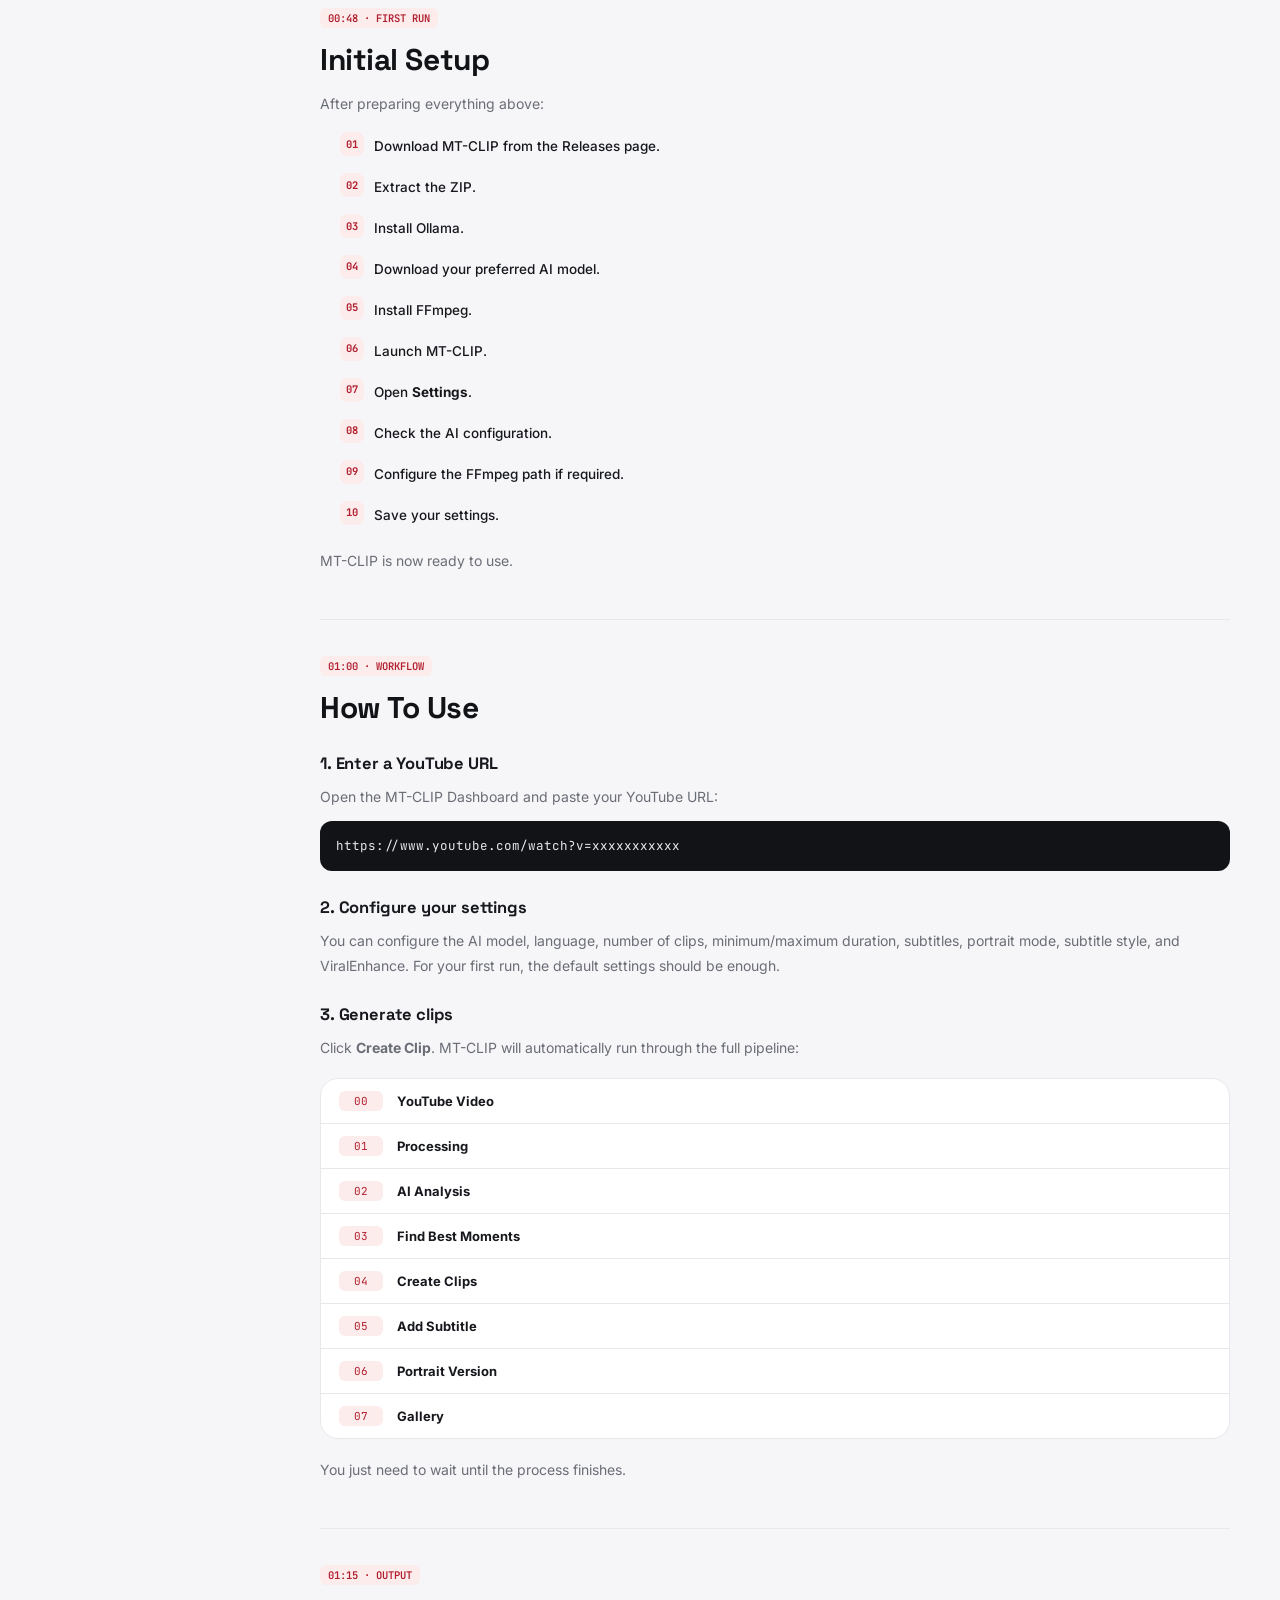
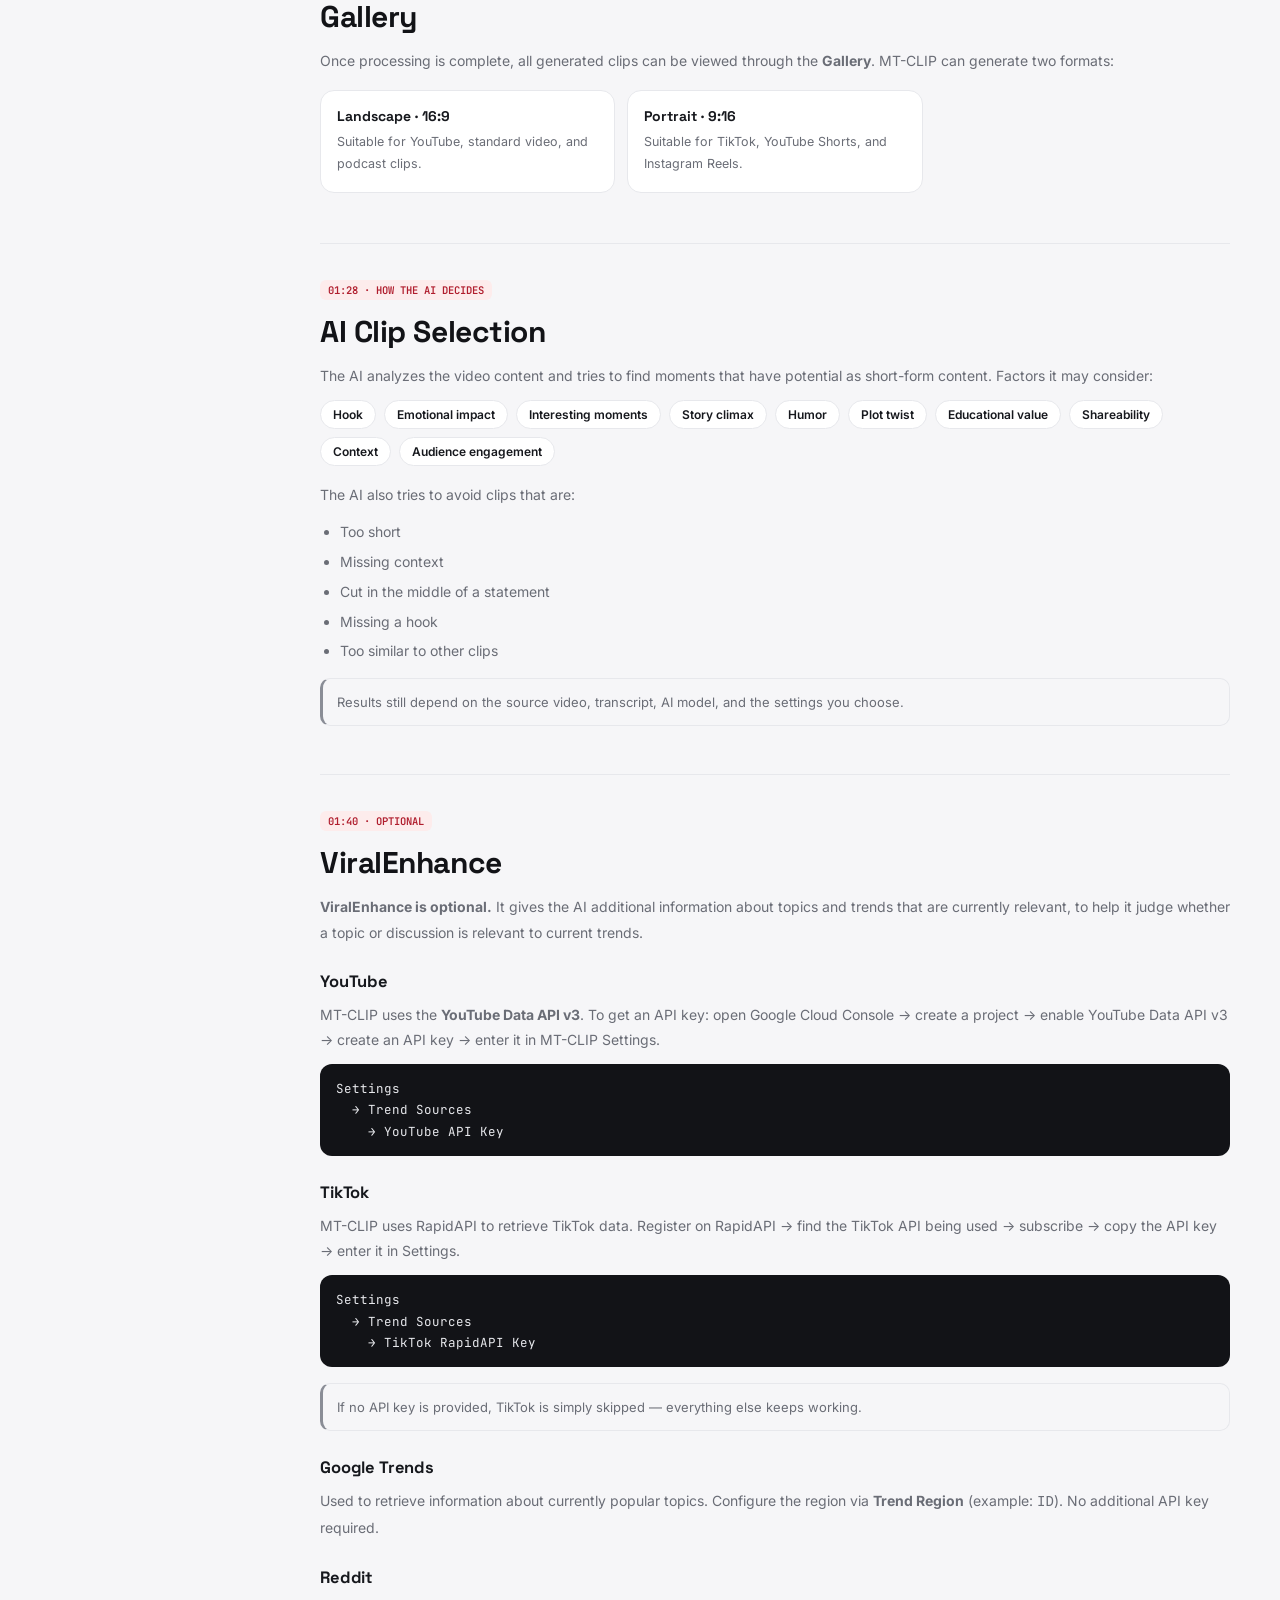
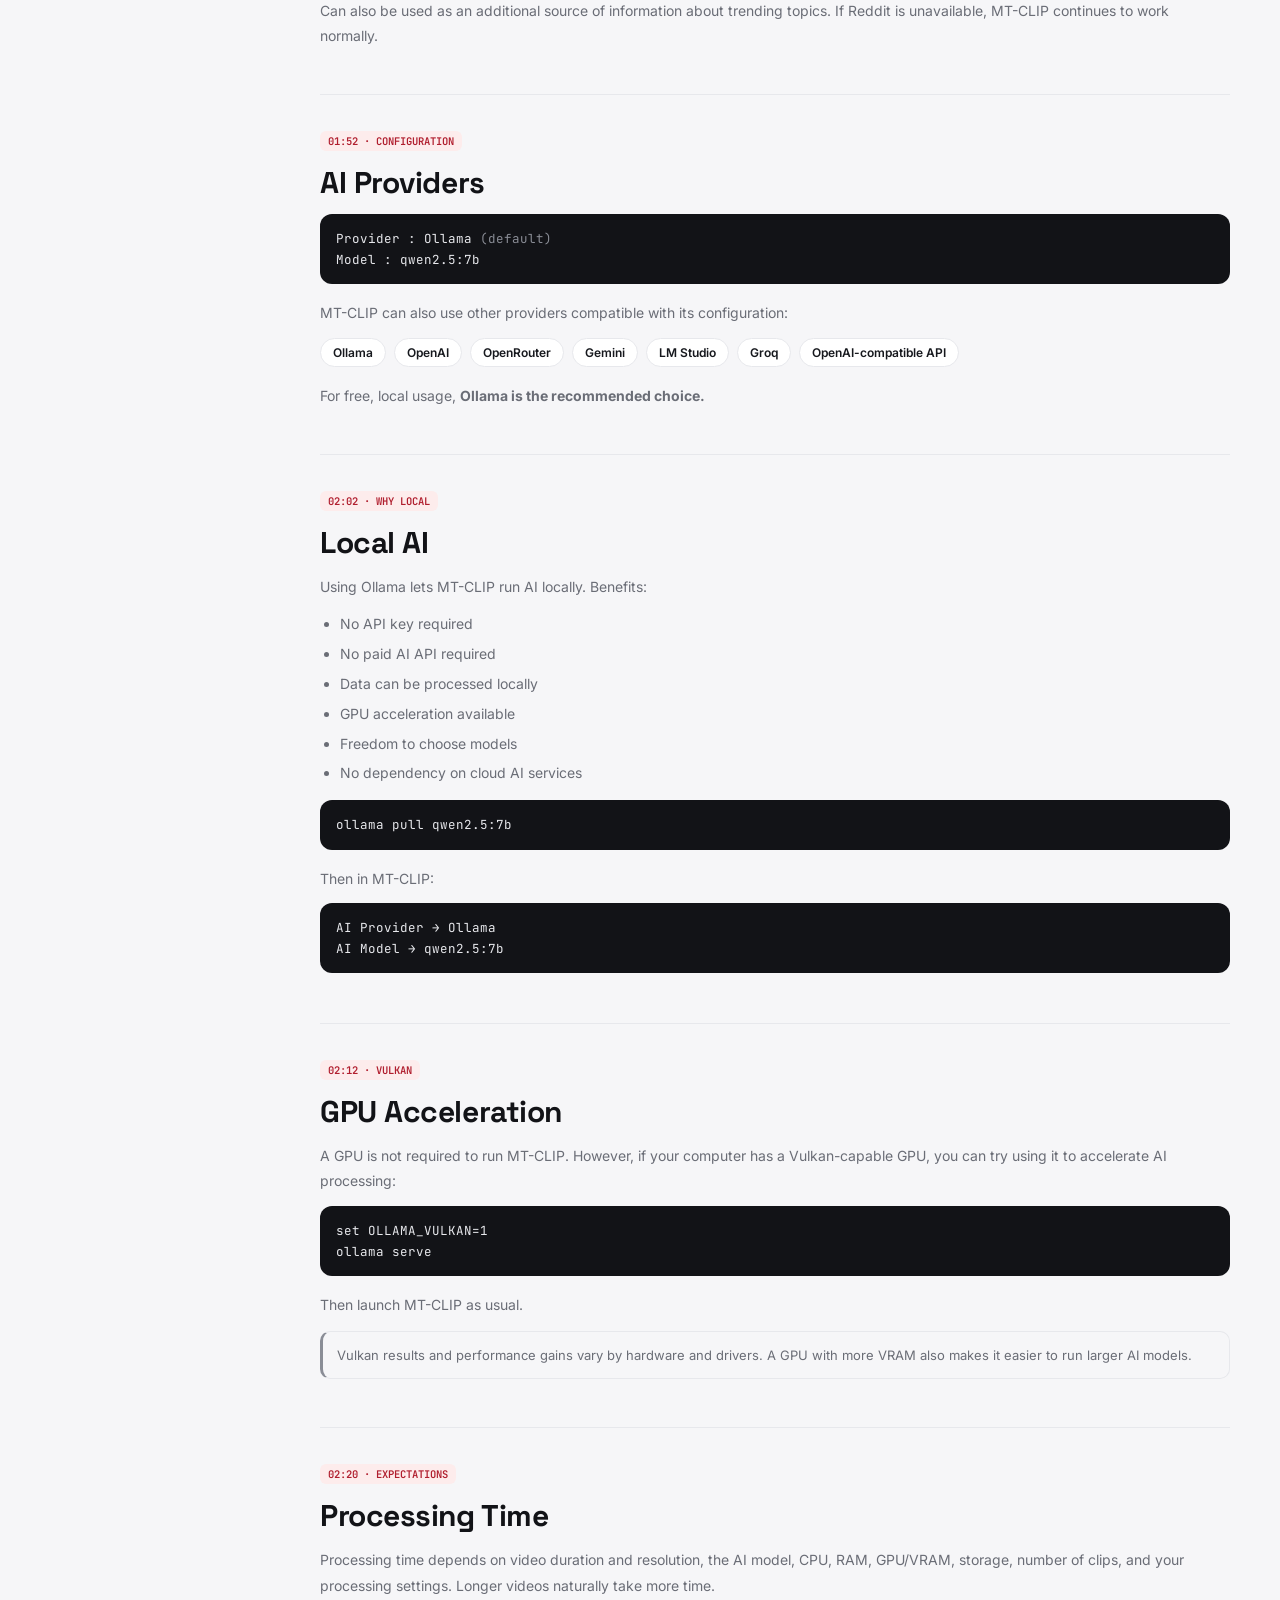
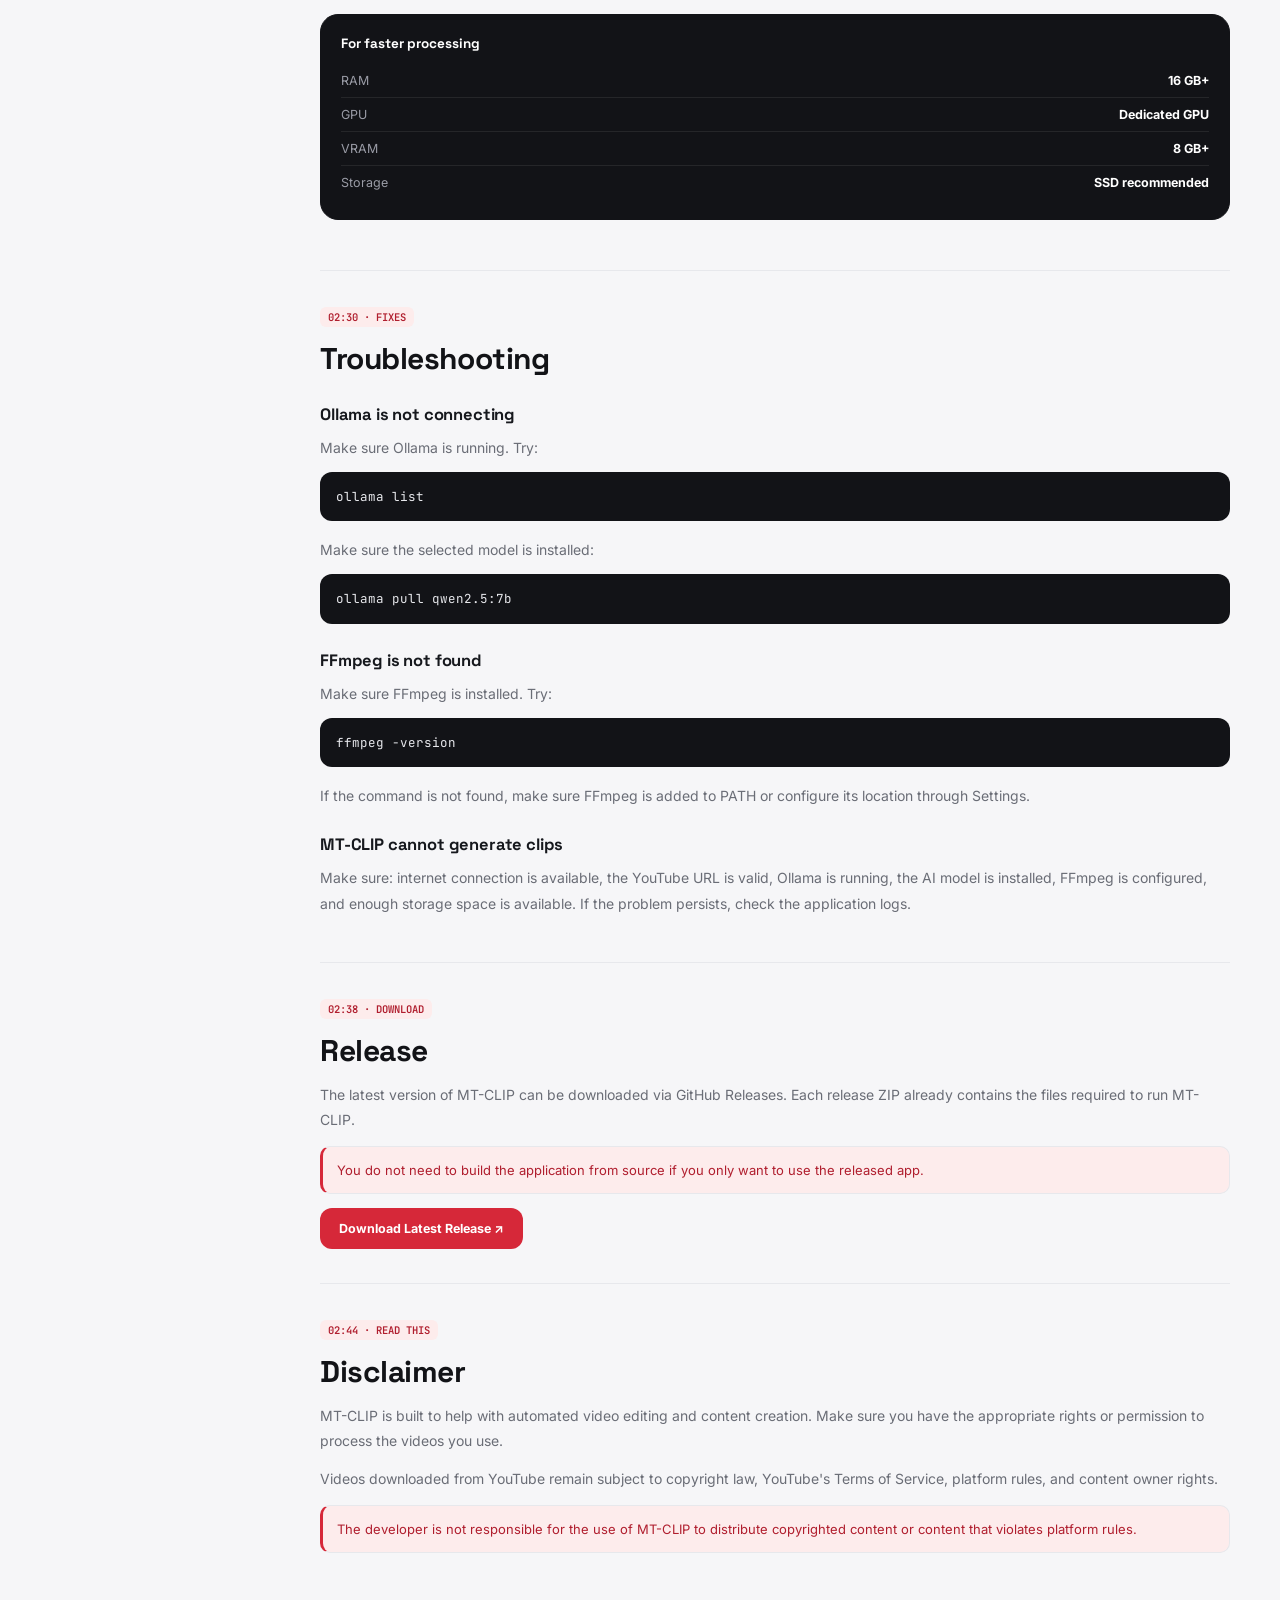
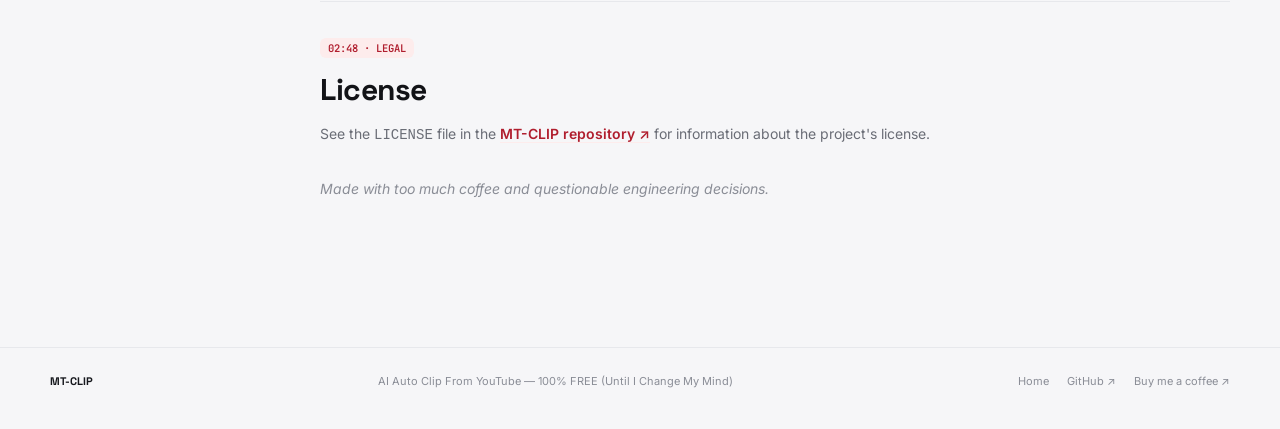
<file: docs.html>
<!DOCTYPE html>
<html lang="en">
<head>
  <!-- Google tag (gtag.js) -->
  <script async src="https://www.googletagmanager.com/gtag/js?id=G-ZC85MYSG8F"></script>
  <script>
    window.dataLayer = window.dataLayer || [];
    function gtag(){dataLayer.push(arguments);}
    gtag('js', new Date());

    gtag('config', 'G-ZC85MYSG8F');
  </script>
  <meta charset="UTF-8" />
  <meta name="viewport" content="width=device-width, initial-scale=1.0" />

  <!-- ============ SEO ============ -->
  <title>MT-CLIP Documentation — Setup, Usage & Troubleshooting Guide</title>
  <meta name="title" content="MT-CLIP Documentation — Setup, Usage & Troubleshooting Guide" />
  <meta name="description" content="Full MT-CLIP documentation: system requirements, installing Ollama and FFmpeg, initial setup, how to generate clips, ViralEnhance trend sources, AI providers, GPU acceleration, and troubleshooting." />
  <meta name="keywords" content="MT-CLIP documentation, MT-CLIP setup, MT-CLIP tutorial, Ollama FFmpeg setup, AI video clipper guide, ViralEnhance, MT-CLIP troubleshooting" />
  <meta name="author" content="Dafa Prasetya" />
  <meta name="robots" content="index, follow" />
  <meta name="theme-color" content="#121317" />
  <link rel="canonical" href="https://mt-clip.app/docs.html" />
  <!-- NOTE: replace the canonical/og:url values with your real deployed domain before publishing. -->

  <meta property="og:type" content="website" />
  <meta property="og:url" content="https://mt-clip.app/docs.html" />
  <meta property="og:title" content="MT-CLIP Documentation — Setup, Usage & Troubleshooting Guide" />
  <meta property="og:description" content="Everything you need to install and run MT-CLIP: requirements, dependencies, workflow, ViralEnhance, and troubleshooting." />
  <meta property="og:image" content="https://mt-clip.app/logo.png" />
  <meta property="og:locale" content="en_US" />
  <meta property="og:locale:alternate" content="id_ID" />

  <meta name="twitter:card" content="summary_large_image" />
  <meta name="twitter:title" content="MT-CLIP Documentation" />
  <meta name="twitter:description" content="Setup, usage, and troubleshooting guide for MT-CLIP — the local-AI YouTube clipper." />
  <meta name="twitter:image" content="https://mt-clip.app/logo.png" />

  <link rel="icon" href="logo.png" type="image/png" />
  <link rel="apple-touch-icon" href="logo.png" />

  <link rel="preconnect" href="https://fonts.googleapis.com" />
  <link rel="preconnect" href="https://fonts.gstatic.com" crossorigin />
  <link href="https://fonts.googleapis.com/css2?family=Space+Grotesk:wght@500;600;700&family=Inter:wght@400;500;600;700;800&family=JetBrains+Mono:wght@500;600&display=swap" rel="stylesheet" />

  <style>
    :root {
      --ink: #121317;
      --ink-hover: #1D1F26;
      --ink-active: #241318;
      --bg: #F6F6F8;
      --card: #FFFFFF;
      --border: #E7E8EC;
      --text: #16181D;
      --muted: #8A8D96;
      --muted-2: #6A6D76;
      --accent: #D62839;
      --accent-dark: #B01E2E;
      --accent-light: #FDECEC;
      --success: #1F8A55;
      --success-bg: #EAF7EF;

      --font-display: "Space Grotesk", "Inter", ui-sans-serif, system-ui, sans-serif;
      --font-body: "Inter", ui-sans-serif, system-ui, -apple-system, "Segoe UI", sans-serif;
      --font-mono: "JetBrains Mono", ui-monospace, "SFMono-Regular", Menlo, monospace;

      --max: 1180px;
      --radius: 18px;
    }

    * { box-sizing: border-box; }
    html { scroll-behavior: smooth; }
    @media (prefers-reduced-motion: reduce) {
      html { scroll-behavior: auto; }
      * { animation-duration: .01ms !important; transition-duration: .01ms !important; }
    }
    body {
      margin: 0;
      background: var(--bg);
      color: var(--text);
      font-family: var(--font-body);
      -webkit-font-smoothing: antialiased;
    }
    a { color: inherit; text-decoration: none; }
    button { font: inherit; cursor: pointer; }
    img { max-width: 100%; display: block; }
    .wrap { width: min(calc(100% - 40px), var(--max)); margin: 0 auto; }
    :focus-visible { outline: 2.5px solid var(--accent); outline-offset: 3px; border-radius: 6px; }

    /* ===================== NAV (same as index.html) ===================== */
    nav {
      position: fixed; top: 14px; left: 50%; transform: translateX(-50%);
      width: min(calc(100% - 28px), 1100px); z-index: 100;
      padding: 9px 10px 9px 16px;
      display: flex; align-items: center; justify-content: space-between; gap: 12px;
      border-radius: 17px; background: var(--ink);
      box-shadow: 0 18px 50px rgba(18, 19, 23, .28);
    }
    .brand { display: flex; align-items: center; gap: 9px; font-family: var(--font-display); font-weight: 700; letter-spacing: -.01em; color: #fff; font-size: 14px; }
    .brand-mark { width: 30px; height: 30px; border-radius: 8px; overflow: hidden; background: var(--accent); display: grid; place-items: center; }
    .brand-mark img { width: 100%; height: 100%; object-fit: contain; padding: 3px; }
    .nav-links { display: flex; gap: 2px; align-items: center; }
    .nav-links a { color: #9A9CA6; padding: 9px 13px; border-radius: 10px; font-size: 12.5px; font-weight: 500; transition: .18s ease; white-space: nowrap; }
    .nav-links a:hover, .nav-links a.current { color: #fff; background: var(--ink-hover); }
    .lang-toggle { display: flex; align-items: center; background: rgba(255,255,255,.07); border-radius: 999px; padding: 3px; margin-left: 4px; gap: 2px; }
    .lang-toggle button { border: none; background: transparent; color: #9A9CA6; font-size: 10.5px; font-weight: 700; letter-spacing: .03em; padding: 6px 10px; border-radius: 999px; transition: .18s ease; }
    .lang-toggle button.active { background: var(--accent); color: #fff; }
    .lang-toggle button:not(.active):hover { color: #fff; }
    .nav-cta { background: var(--accent) !important; color: #fff !important; font-weight: 700 !important; padding: 10px 16px !important; margin-left: 6px; }
    .nav-cta:hover { background: var(--accent-dark) !important; color: #fff !important; }

    /* ===================== PAGE HEADER ===================== */
    .doc-hero { padding: 168px 0 40px; }
    .doc-eyebrow {
      display: inline-flex; align-items: center; gap: 8px; padding: 7px 13px;
      border: 1px solid var(--border); border-radius: 999px; background: var(--card);
      color: var(--muted-2); font-size: 11px; font-weight: 600; letter-spacing: .06em; text-transform: uppercase;
    }
    .dot { width: 7px; height: 7px; border-radius: 50%; background: var(--accent); box-shadow: 0 0 0 4px var(--accent-light); }
    .doc-hero h1 { font-family: var(--font-display); font-size: clamp(32px, 5vw, 54px); line-height: 1.03; letter-spacing: -.02em; margin: 16px 0 0; max-width: 720px; color: var(--ink); font-weight: 700; }
    .doc-hero h1 span { color: var(--accent); }
    .doc-hero p { color: var(--muted-2); font-size: 15px; line-height: 1.75; max-width: 640px; margin: 16px 0 0; }
    .doc-hero-actions { display: flex; gap: 10px; margin-top: 24px; flex-wrap: wrap; }
    .btn { border: 1.5px solid transparent; border-radius: 12px; padding: 12px 18px; font-weight: 700; font-size: 12.5px; transition: .2s ease; display: inline-flex; align-items: center; gap: 8px; }
    .btn-primary { background: var(--accent); color: #fff; }
    .btn-primary:hover { background: var(--accent-dark); transform: translateY(-2px); }
    .btn-secondary { background: var(--card); color: var(--text); border-color: var(--border); }
    .btn-secondary:hover { border-color: var(--accent); color: var(--accent-dark); transform: translateY(-2px); }

    /* ===================== LAYOUT: TOC + CONTENT ===================== */
    .docs-shell { display: grid; grid-template-columns: 230px 1fr; gap: 40px; padding: 20px 0 100px; align-items: start; }
    .toc { position: sticky; top: 100px; border: 1px solid var(--border); border-radius: var(--radius); background: var(--card); padding: 16px; max-height: calc(100vh - 130px); overflow-y: auto; }
    .toc-label { font-size: 10px; font-weight: 700; letter-spacing: .08em; text-transform: uppercase; color: var(--muted); padding: 4px 10px 10px; }
    .toc a { display: block; padding: 7px 10px; border-radius: 8px; font-size: 12.5px; color: var(--muted-2); font-weight: 500; }
    .toc a:hover { background: var(--accent-light); color: var(--accent-dark); }

    .doc-content { min-width: 0; }
    .doc-section { padding: 34px 0; border-bottom: 1px solid var(--border); scroll-margin-top: 96px; }
    .doc-section:last-child { border-bottom: none; }
    .doc-kicker { font-family: var(--font-mono); font-size: 10.5px; font-weight: 600; color: var(--accent-dark); background: var(--accent-light); border-radius: 6px; padding: 3px 8px; display: inline-block; margin-bottom: 12px; }
    .doc-section h2 { font-family: var(--font-display); font-size: clamp(22px, 3vw, 30px); letter-spacing: -.015em; margin: 0 0 12px; color: var(--ink); font-weight: 700; }
    .doc-section h3 { font-family: var(--font-display); font-size: 16.5px; letter-spacing: -.01em; margin: 26px 0 10px; color: var(--text); font-weight: 700; }
    .doc-section p { color: var(--muted-2); line-height: 1.8; font-size: 14px; margin: 0 0 12px; }
    .doc-section ul, .doc-section ol { color: var(--muted-2); line-height: 1.85; font-size: 14px; padding-left: 20px; margin: 0 0 14px; }
    .doc-section li { margin-bottom: 4px; }
    .doc-section li b, .doc-section li strong { color: var(--text); }
    .doc-section a.inline-link { color: var(--accent-dark); font-weight: 600; border-bottom: 1px solid var(--accent-light); }
    .doc-section a.inline-link:hover { border-bottom-color: var(--accent); }

    .code {
      background: var(--ink); color: #E8E9ED; border-radius: 12px; padding: 14px 16px;
      font-family: var(--font-mono); font-size: 12.5px; line-height: 1.7; overflow-x: auto; margin: 10px 0 16px;
    }
    .code .muted { color: #8A8D96; }
    .code .ok { color: #6FD3A0; }

    .callout {
      border: 1px solid var(--border); border-left: 3px solid var(--accent);
      background: var(--accent-light); border-radius: 10px; padding: 12px 14px; margin: 14px 0;
      font-size: 13px; color: var(--accent-dark); line-height: 1.7;
    }
    .callout.neutral { border-left-color: var(--muted); background: var(--bg); color: var(--muted-2); }
    .callout.warn { border-left-color: var(--accent); }
    .callout b { color: inherit; }

    .spec-wrap { display: grid; grid-template-columns: 1fr 1fr; gap: 12px; margin: 16px 0; }
    .spec { border: 1px solid var(--border); border-radius: var(--radius); padding: 20px; background: var(--card); }
    .spec.rec { background: var(--ink); border-color: var(--ink); }
    .spec h4 { margin: 0 0 12px; font-size: 13.5px; font-family: var(--font-display); color: var(--text); }
    .spec.rec h4 { color: #fff; }
    .spec-row { display: flex; justify-content: space-between; gap: 20px; padding: 9px 0; border-bottom: 1px solid var(--border); font-size: 12.5px; }
    .spec.rec .spec-row { border-bottom-color: rgba(255,255,255,.08); }
    .spec-row:last-child { border-bottom: 0; }
    .spec-row span { color: var(--muted); }
    .spec.rec .spec-row span { color: #9A9CA6; }
    .spec-row b { color: var(--text); }
    .spec.rec .spec-row b { color: #fff; }

    .chip-row { display: flex; flex-wrap: wrap; gap: 8px; margin: 10px 0 16px; }
    .chip { border: 1px solid var(--border); background: var(--card); border-radius: 999px; padding: 6px 12px; font-size: 12px; font-weight: 600; color: var(--text); }

    .step-list { counter-reset: step; list-style: none; padding-left: 0; margin: 16px 0; }
    .step-list li {
      counter-increment: step; position: relative; padding: 6px 0 6px 34px; font-size: 13.5px; color: var(--text); font-weight: 500;
    }
    .step-list li::before {
      content: counter(step, decimal-leading-zero);
      position: absolute; left: 0; top: 4px; width: 24px; height: 24px; border-radius: 7px;
      background: var(--accent-light); color: var(--accent-dark); font-family: var(--font-mono);
      font-size: 10.5px; font-weight: 700; display: grid; place-items: center;
    }

    .pipeline { margin: 18px 0; border: 1px solid var(--border); border-radius: var(--radius); background: var(--card); overflow: hidden; }
    .pipeline-step { display: flex; align-items: center; gap: 14px; padding: 12px 18px; border-bottom: 1px solid var(--border); font-size: 13px; }
    .pipeline-step:last-child { border-bottom: none; }
    .pipeline-step .pipe-tc { font-family: var(--font-mono); font-size: 11px; color: var(--accent-dark); background: var(--accent-light); border-radius: 6px; padding: 3px 7px; min-width: 44px; text-align: center; }
    .pipeline-step .pipe-label { font-weight: 700; color: var(--text); }

    .table-wrap { overflow-x: auto; margin: 14px 0; }
    table.doc-table { width: 100%; border-collapse: collapse; font-size: 13px; border: 1px solid var(--border); border-radius: var(--radius); overflow: hidden; }
    table.doc-table th, table.doc-table td { text-align: left; padding: 10px 12px; border-bottom: 1px solid var(--border); }
    table.doc-table th { background: var(--bg); color: var(--muted-2); font-weight: 700; font-size: 11.5px; text-transform: uppercase; letter-spacing: .04em; }
    table.doc-table tr:last-child td { border-bottom: none; }
    table.doc-table td { color: var(--text); }

    .card-grid { display: grid; grid-template-columns: repeat(3, 1fr); gap: 12px; margin: 16px 0; }
    .mini-card { border: 1px solid var(--border); border-radius: 14px; padding: 16px; background: var(--card); }
    .mini-card h5 { margin: 0 0 6px; font-family: var(--font-display); font-size: 14px; color: var(--text); }
    .mini-card p { margin: 0; font-size: 12.5px; }

    footer { padding: 26px 0 44px; border-top: 1px solid var(--border); color: var(--muted); font-size: 11px; }
    .footer-inner { display: flex; justify-content: space-between; gap: 20px; align-items: center; flex-wrap: wrap; }
    .footer-brand { color: var(--text); font-weight: 700; font-family: var(--font-display); }
    .footer-links { display: flex; gap: 18px; }

    [hidden] { display: none !important; }

    @media (max-width: 980px) {
      .docs-shell { grid-template-columns: 1fr; }
      .toc { position: static; max-height: none; }
      .spec-wrap, .card-grid { grid-template-columns: 1fr; }
    }
    @media (max-width: 860px) {
      .nav-links a:not(.nav-cta):not(.lang-toggle-wrap) { display: none; }
      .lang-toggle { margin-left: auto; }
    }
    @media (max-width: 560px) {
      .wrap { width: min(calc(100% - 26px), var(--max)); }
      nav { width: calc(100% - 18px); top: 10px; padding: 8px; }
      .brand span.brand-name { display: none; }
      .doc-hero { padding-top: 128px; }
      .footer-inner { flex-direction: column; align-items: flex-start; }
    }
  </style>
</head>
<body>
  <nav>
    <a class="brand" href="index.html">
      <span class="brand-mark"><img src="logo.png" alt="" /></span>
      <span class="brand-name">MT-CLIP</span>
    </a>
    <div class="nav-links">
      <a href="index.html#features" data-i18n="nav.features">Features</a>
      <a href="index.html#requirements" data-i18n="nav.requirements">Requirements</a>
      <a href="docs.html" class="current" data-i18n="nav.docs">Docs</a>
      <a class="nav-cta" href="index.html#download" data-i18n="nav.download">Download</a>
      <div class="lang-toggle" role="group" aria-label="Language switch">
        <button type="button" data-lang="en" class="active">EN</button>
        <button type="button" data-lang="id">ID</button>
      </div>
    </div>
  </nav>

  <main>
    <section class="doc-hero">
      <div class="wrap">
        <div class="doc-eyebrow"><span class="dot"></span> <span data-i18n="hero.eyebrow">Documentation</span></div>
        <h1>
          <span class="lang-en">Everything you need to run <span>MT-CLIP.</span></span>
          <span class="lang-id" hidden>Semua yang kamu butuhkan untuk menjalankan <span>MT-CLIP.</span></span>
        </h1>
        <p>
          <span class="lang-en">Requirements, dependencies, first-time setup, the full clip-generation workflow, ViralEnhance, and troubleshooting — all in one place.</span>
          <span class="lang-id" hidden>Spesifikasi, dependensi, setup awal, alur lengkap pembuatan klip, ViralEnhance, dan troubleshooting — semua di satu halaman.</span>
        </p>
        <div class="doc-hero-actions">
          <a class="btn btn-primary" href="https://github.com/dafaprasetya/MT-CLIP/releases/" target="_blank" rel="noopener">
            <span class="lang-en">Download MT-CLIP ↗</span><span class="lang-id" hidden>Download MT-CLIP ↗</span>
          </a>
          <a class="btn btn-secondary" href="https://github.com/dafaprasetya/MT-CLIP" target="_blank" rel="noopener">
            <span class="lang-en">View source on GitHub ↗</span><span class="lang-id" hidden>Lihat source di GitHub ↗</span>
          </a>
        </div>
      </div>
    </section>

    <div class="wrap docs-shell">
      <!-- ===================== TOC ===================== -->
      <aside class="toc">
        <div class="toc-label"><span class="lang-en">On this page</span><span class="lang-id" hidden>Di halaman ini</span></div>
        <a href="#overview"><span class="lang-en">Overview</span><span class="lang-id" hidden>Ringkasan</span></a>
        <a href="#features"><span class="lang-en">Features</span><span class="lang-id" hidden>Fitur</span></a>
        <a href="#requirements"><span class="lang-en">System Requirements</span><span class="lang-id" hidden>Spesifikasi Sistem</span></a>
        <a href="#what-you-need"><span class="lang-en">What You Need</span><span class="lang-id" hidden>Yang Dibutuhkan</span></a>
        <a href="#setup"><span class="lang-en">Initial Setup</span><span class="lang-id" hidden>Setup Awal</span></a>
        <a href="#usage"><span class="lang-en">How To Use</span><span class="lang-id" hidden>Cara Menggunakan</span></a>
        <a href="#gallery"><span class="lang-en">Gallery</span><span class="lang-id" hidden>Gallery</span></a>
        <a href="#ai-selection"><span class="lang-en">AI Clip Selection</span><span class="lang-id" hidden>Pemilihan Klip AI</span></a>
        <a href="#viral-enhance"><span class="lang-en">ViralEnhance</span><span class="lang-id" hidden>ViralEnhance</span></a>
        <a href="#ai-providers"><span class="lang-en">AI Providers</span><span class="lang-id" hidden>AI Provider</span></a>
        <a href="#local-ai"><span class="lang-en">Local AI</span><span class="lang-id" hidden>AI Lokal</span></a>
        <a href="#gpu-acceleration"><span class="lang-en">GPU Acceleration</span><span class="lang-id" hidden>Akselerasi GPU</span></a>
        <a href="#processing-time"><span class="lang-en">Processing Time</span><span class="lang-id" hidden>Waktu Proses</span></a>
        <a href="#troubleshooting"><span class="lang-en">Troubleshooting</span><span class="lang-id" hidden>Troubleshooting</span></a>
        <a href="#release"><span class="lang-en">Release</span><span class="lang-id" hidden>Rilis</span></a>
        <a href="#disclaimer"><span class="lang-en">Disclaimer</span><span class="lang-id" hidden>Disclaimer</span></a>
        <a href="#license"><span class="lang-en">License</span><span class="lang-id" hidden>Lisensi</span></a>
      </aside>

      <!-- ===================== CONTENT ===================== -->
      <div class="doc-content">

        <!-- OVERVIEW -->
        <section class="doc-section" id="overview">
          <div class="lang-en">
            <div class="doc-kicker">00:00 · GETTING STARTED</div>
            <h2>Overview</h2>
            <p>MT-CLIP is an application that automatically turns YouTube videos into short clips using AI. Simply provide a YouTube URL, choose your preferred settings, and MT-CLIP will find interesting moments and turn them into ready-to-use clips.</p>
            <p>MT-CLIP is designed to keep the process as simple as possible — download, setup, and start creating clips.</p>
            <div class="callout"><b>100% FREE</b> — until the developer changes their mind. Release ZIPs already contain everything MT-CLIP itself needs; you only need to install a few external dependencies (Ollama, FFmpeg) before running it.</div>
          </div>
          <div class="lang-id" hidden>
            <div class="doc-kicker">00:00 · MULAI DI SINI</div>
            <h2>Ringkasan</h2>
            <p>MT-CLIP adalah aplikasi yang dapat mengubah video YouTube menjadi short clips secara otomatis menggunakan AI. Cukup masukkan link YouTube, pilih pengaturan yang kamu inginkan, dan MT-CLIP akan mencari momen menarik dari video kemudian membuatnya menjadi clip yang siap digunakan.</p>
            <p>MT-CLIP dirancang agar prosesnya semudah mungkin — download, setup, dan langsung buat clip.</p>
            <div class="callout"><b>100% GRATIS</b> — sampai developer berubah pikiran. Release ZIP sudah berisi semua yang dibutuhkan MT-CLIP sendiri; kamu hanya perlu install beberapa dependency eksternal (Ollama, FFmpeg) sebelum menjalankannya.</div>
          </div>
        </section>

        <!-- FEATURES -->
        <section class="doc-section" id="features">
          <div class="lang-en">
            <div class="doc-kicker">00:12 · CAPABILITIES</div>
            <h2>Features</h2>
            <ul>
              <li>AI auto clip generation from YouTube</li>
              <li>Automatically finds interesting moments</li>
              <li>Local AI using Ollama</li>
              <li>Support for multiple AI models</li>
              <li>Generate multiple clips at once</li>
              <li>Configurable clip count and duration</li>
              <li>Landscape and Portrait / 9:16 output</li>
              <li>Automatic subject tracking for portrait videos</li>
              <li>Animated, customizable subtitles</li>
              <li>Built-in gallery and automatic video processing</li>
              <li>ViralEnhance for trend and topic analysis</li>
              <li>GPU acceleration through Vulkan</li>
              <li>Can run locally without paid AI APIs</li>
            </ul>
            <p><b>Trend sources supported by ViralEnhance:</b></p>
            <div class="chip-row"><span class="chip">YouTube</span><span class="chip">Google Trends</span><span class="chip">Reddit</span><span class="chip">TikTok</span></div>
          </div>
          <div class="lang-id" hidden>
            <div class="doc-kicker">00:12 · KEMAMPUAN</div>
            <h2>Fitur</h2>
            <ul>
              <li>AI Auto Clip dari YouTube</li>
              <li>Otomatis mencari momen menarik dari video</li>
              <li>Local AI dengan Ollama</li>
              <li>Support berbagai AI model</li>
              <li>Generate beberapa clip sekaligus</li>
              <li>Pengaturan jumlah dan durasi clip</li>
              <li>Landscape dan Portrait / 9:16</li>
              <li>Automatic subject tracking untuk portrait</li>
              <li>Animated subtitle dan custom subtitle</li>
              <li>Gallery untuk melihat hasil, automatic video processing</li>
              <li>ViralEnhance untuk membantu mencari topik dan tren yang relevan</li>
              <li>GPU acceleration melalui Vulkan</li>
              <li>Dapat digunakan secara lokal tanpa API AI berbayar</li>
            </ul>
            <p><b>Sumber tren yang didukung ViralEnhance:</b></p>
            <div class="chip-row"><span class="chip">YouTube</span><span class="chip">Google Trends</span><span class="chip">Reddit</span><span class="chip">TikTok</span></div>
          </div>
        </section>

        <!-- SYSTEM REQUIREMENTS -->
        <section class="doc-section" id="requirements">
          <div class="lang-en">
            <div class="doc-kicker">00:24 · HARDWARE</div>
            <h2>System Requirements</h2>
            <p>MT-CLIP can run on relatively modest hardware. However, AI processing and video processing can be resource-intensive — more RAM and a better GPU generally mean faster processing.</p>
            <div class="spec-wrap">
              <div class="spec">
                <h4>Minimum</h4>
                <div class="spec-row"><span>OS</span><b>Windows 10 / 11</b></div>
                <div class="spec-row"><span>CPU</span><b>4 Cores</b></div>
                <div class="spec-row"><span>RAM</span><b>8 GB</b></div>
                <div class="spec-row"><span>GPU</span><b>Optional</b></div>
                <div class="spec-row"><span>Storage</span><b>SSD recommended</b></div>
                <div class="spec-row"><span>Network</span><b>Internet connection</b></div>
              </div>
              <div class="spec rec">
                <h4>Recommended</h4>
                <div class="spec-row"><span>CPU</span><b>6–8 Cores</b></div>
                <div class="spec-row"><span>RAM</span><b>16 GB or more</b></div>
                <div class="spec-row"><span>GPU</span><b>Dedicated, 6 GB+ VRAM</b></div>
                <div class="spec-row"><span>Storage</span><b>SSD</b></div>
              </div>
            </div>
            <h3>For faster processing</h3>
            <p><b>RAM</b> — 8 GB is usable, 16 GB is recommended, 32 GB+ is great for long videos and heavier workloads.</p>
            <p><b>GPU</b> — not required, but highly recommended. More VRAM generally provides a better experience with larger AI models (e.g. 8 GB / 12 GB / 16 GB VRAM).</p>
            <h3>Vulkan</h3>
            <p>If your GPU supports Vulkan, you can try running Ollama with Vulkan to utilize your GPU:</p>
            <div class="code">set OLLAMA_VULKAN=1<br>ollama serve</div>
            <div class="callout neutral">Vulkan performance varies depending on your GPU, drivers, Ollama version, and the AI model used.</div>
          </div>
          <div class="lang-id" hidden>
            <div class="doc-kicker">00:24 · PERANGKAT KERAS</div>
            <h2>Spesifikasi Sistem</h2>
            <p>MT-CLIP dapat berjalan pada komputer dengan spesifikasi yang cukup sederhana. Namun, proses AI dan video processing cukup berat — semakin besar RAM dan semakin bagus GPU, semakin cepat prosesnya.</p>
            <div class="spec-wrap">
              <div class="spec">
                <h4>Minimum</h4>
                <div class="spec-row"><span>OS</span><b>Windows 10 / 11</b></div>
                <div class="spec-row"><span>CPU</span><b>4 Core</b></div>
                <div class="spec-row"><span>RAM</span><b>8 GB</b></div>
                <div class="spec-row"><span>GPU</span><b>Opsional</b></div>
                <div class="spec-row"><span>Storage</span><b>SSD disarankan</b></div>
                <div class="spec-row"><span>Jaringan</span><b>Koneksi internet</b></div>
              </div>
              <div class="spec rec">
                <h4>Direkomendasikan</h4>
                <div class="spec-row"><span>CPU</span><b>6–8 Core</b></div>
                <div class="spec-row"><span>RAM</span><b>16 GB atau lebih</b></div>
                <div class="spec-row"><span>GPU</span><b>Dedicated, VRAM 6 GB+</b></div>
                <div class="spec-row"><span>Storage</span><b>SSD</b></div>
              </div>
            </div>
            <h3>Untuk hasil yang lebih cepat</h3>
            <p><b>RAM</b> — 8 GB bisa digunakan, 16 GB recommended, 32 GB+ sangat nyaman untuk video panjang dan penggunaan berat.</p>
            <p><b>GPU</b> — tidak wajib, tetapi sangat direkomendasikan. VRAM yang lebih besar akan lebih nyaman untuk menjalankan AI model yang lebih besar (contoh: 8 GB / 12 GB / 16 GB VRAM).</p>
            <h3>Vulkan</h3>
            <p>Jika GPU kamu mendukung Vulkan, kamu dapat mencoba menjalankan Ollama menggunakan Vulkan untuk memanfaatkan GPU:</p>
            <div class="code">set OLLAMA_VULKAN=1<br>ollama serve</div>
            <div class="callout neutral">Performa Vulkan berbeda-beda tergantung GPU, driver, versi Ollama, dan model AI yang digunakan.</div>
          </div>
        </section>

        <!-- WHAT YOU NEED -->
        <section class="doc-section" id="what-you-need">
          <div class="lang-en">
            <div class="doc-kicker">00:36 · DEPENDENCIES</div>
            <h2>What You Need</h2>
            <p>To use MT-CLIP from a release, you only need to prepare a few things.</p>

            <h3>1. MT-CLIP</h3>
            <p>Download the latest release from <a class="inline-link" href="https://github.com/dafaprasetya/MT-CLIP/releases/" target="_blank" rel="noopener">MT-CLIP Releases ↗</a> and extract the ZIP wherever you want.</p>
            <div class="callout">You do not need to download MT-CLIP's internal components separately — the release ZIP already contains everything the app itself needs.</div>

            <h3>2. Ollama</h3>
            <p>Download and install <a class="inline-link" href="https://ollama.com/download/windows" target="_blank" rel="noopener">Ollama for Windows ↗</a>. Then open a terminal:</p>
            <div class="code">ollama pull qwen2.5:7b</div>
            <p>Check it installed correctly:</p>
            <div class="code">ollama list</div>
            <p>If <span class="chip" style="padding:2px 8px;">qwen2.5:7b</span> appears in the list, the model is ready. You're free to use another compatible model — <code>qwen2.5:7b</code> is just the default recommendation because it's relatively lightweight and runs well locally.</p>

            <h3>3. FFmpeg</h3>
            <p>Download <a class="inline-link" href="https://www.gyan.dev/ffmpeg/builds/" target="_blank" rel="noopener">FFmpeg Builds by Gyan ↗</a> — the <b>Full Build</b> is recommended. After installing, verify it:</p>
            <div class="code">ffmpeg -version</div>
          </div>
          <div class="lang-id" hidden>
            <div class="doc-kicker">00:36 · DEPENDENSI</div>
            <h2>Yang Dibutuhkan</h2>
            <p>Untuk menggunakan MT-CLIP dari release, kamu hanya perlu menyiapkan beberapa hal.</p>

            <h3>1. MT-CLIP</h3>
            <p>Download versi terbaru dari <a class="inline-link" href="https://github.com/dafaprasetya/MT-CLIP/releases/" target="_blank" rel="noopener">MT-CLIP Releases ↗</a> lalu extract ZIP ke folder yang kamu inginkan.</p>
            <div class="callout">Tidak perlu mendownload file internal MT-CLIP secara terpisah — release ZIP sudah berisi semua yang dibutuhkan aplikasi.</div>

            <h3>2. Ollama</h3>
            <p>Download dan install <a class="inline-link" href="https://ollama.com/download/windows" target="_blank" rel="noopener">Ollama for Windows ↗</a>. Setelah install, buka terminal:</p>
            <div class="code">ollama pull qwen2.5:7b</div>
            <p>Kemudian cek:</p>
            <div class="code">ollama list</div>
            <p>Jika <span class="chip" style="padding:2px 8px;">qwen2.5:7b</span> muncul di daftar, berarti model sudah siap digunakan. Kamu bebas menggunakan AI model lain yang kompatibel — <code>qwen2.5:7b</code> digunakan sebagai rekomendasi default karena relatif ringan dan dapat dijalankan secara lokal.</p>

            <h3>3. FFmpeg</h3>
            <p>Download <a class="inline-link" href="https://www.gyan.dev/ffmpeg/builds/" target="_blank" rel="noopener">FFmpeg Builds by Gyan ↗</a>, disarankan menggunakan <b>Full Build</b>. Setelah install, cek:</p>
            <div class="code">ffmpeg -version</div>
          </div>
        </section>

        <!-- INITIAL SETUP -->
        <section class="doc-section" id="setup">
          <div class="lang-en">
            <div class="doc-kicker">00:48 · FIRST RUN</div>
            <h2>Initial Setup</h2>
            <p>After preparing everything above:</p>
            <ol class="step-list">
              <li>Download MT-CLIP from the Releases page.</li>
              <li>Extract the ZIP.</li>
              <li>Install Ollama.</li>
              <li>Download your preferred AI model.</li>
              <li>Install FFmpeg.</li>
              <li>Launch MT-CLIP.</li>
              <li>Open <b>Settings</b>.</li>
              <li>Check the AI configuration.</li>
              <li>Configure the FFmpeg path if required.</li>
              <li>Save your settings.</li>
            </ol>
            <p>MT-CLIP is now ready to use.</p>
          </div>
          <div class="lang-id" hidden>
            <div class="doc-kicker">00:48 · PERTAMA KALI</div>
            <h2>Setup Awal</h2>
            <p>Setelah semua requirement di atas tersedia:</p>
            <ol class="step-list">
              <li>Download MT-CLIP dari halaman Release.</li>
              <li>Extract file ZIP.</li>
              <li>Install Ollama.</li>
              <li>Download AI model yang ingin digunakan.</li>
              <li>Install FFmpeg.</li>
              <li>Jalankan MT-CLIP.</li>
              <li>Buka <b>Settings</b>.</li>
              <li>Pastikan konfigurasi AI sudah benar.</li>
              <li>Masukkan path FFmpeg jika diperlukan.</li>
              <li>Simpan pengaturan.</li>
            </ol>
            <p>Setelah itu MT-CLIP siap digunakan.</p>
          </div>
        </section>

        <!-- HOW TO USE -->
        <section class="doc-section" id="usage">
          <div class="lang-en">
            <div class="doc-kicker">01:00 · WORKFLOW</div>
            <h2>How To Use</h2>

            <h3>1. Enter a YouTube URL</h3>
            <p>Open the MT-CLIP Dashboard and paste your YouTube URL:</p>
            <div class="code">https://www.youtube.com/watch?v=xxxxxxxxxxx</div>

            <h3>2. Configure your settings</h3>
            <p>You can configure the AI model, language, number of clips, minimum/maximum duration, subtitles, portrait mode, subtitle style, and ViralEnhance. For your first run, the default settings should be enough.</p>

            <h3>3. Generate clips</h3>
            <p>Click <b>Create Clip</b>. MT-CLIP will automatically run through the full pipeline:</p>
            <div class="pipeline">
              <div class="pipeline-step"><span class="pipe-tc">00</span><span class="pipe-label">YouTube Video</span></div>
              <div class="pipeline-step"><span class="pipe-tc">01</span><span class="pipe-label">Processing</span></div>
              <div class="pipeline-step"><span class="pipe-tc">02</span><span class="pipe-label">AI Analysis</span></div>
              <div class="pipeline-step"><span class="pipe-tc">03</span><span class="pipe-label">Find Best Moments</span></div>
              <div class="pipeline-step"><span class="pipe-tc">04</span><span class="pipe-label">Create Clips</span></div>
              <div class="pipeline-step"><span class="pipe-tc">05</span><span class="pipe-label">Add Subtitle</span></div>
              <div class="pipeline-step"><span class="pipe-tc">06</span><span class="pipe-label">Portrait Version</span></div>
              <div class="pipeline-step"><span class="pipe-tc">07</span><span class="pipe-label">Gallery</span></div>
            </div>
            <p>You just need to wait until the process finishes.</p>
          </div>
          <div class="lang-id" hidden>
            <div class="doc-kicker">01:00 · ALUR KERJA</div>
            <h2>Cara Menggunakan</h2>

            <h3>1. Masukkan link YouTube</h3>
            <p>Buka Dashboard MT-CLIP, masukkan link video YouTube:</p>
            <div class="code">https://www.youtube.com/watch?v=xxxxxxxxxxx</div>

            <h3>2. Atur pengaturan</h3>
            <p>Kamu dapat mengatur AI Model, Bahasa, jumlah clip, durasi minimum/maksimum, subtitle, portrait mode, subtitle style, dan ViralEnhance. Kalau baru pertama kali menggunakan MT-CLIP, pengaturan default sudah cukup untuk mencoba.</p>

            <h3>3. Buat clip</h3>
            <p>Klik tombol <b>Buat Clip</b>. MT-CLIP akan otomatis menjalankan seluruh pipeline:</p>
            <div class="pipeline">
              <div class="pipeline-step"><span class="pipe-tc">00</span><span class="pipe-label">YouTube Video</span></div>
              <div class="pipeline-step"><span class="pipe-tc">01</span><span class="pipe-label">Processing</span></div>
              <div class="pipeline-step"><span class="pipe-tc">02</span><span class="pipe-label">AI Analysis</span></div>
              <div class="pipeline-step"><span class="pipe-tc">03</span><span class="pipe-label">Find Best Moments</span></div>
              <div class="pipeline-step"><span class="pipe-tc">04</span><span class="pipe-label">Create Clips</span></div>
              <div class="pipeline-step"><span class="pipe-tc">05</span><span class="pipe-label">Add Subtitle</span></div>
              <div class="pipeline-step"><span class="pipe-tc">06</span><span class="pipe-label">Portrait Version</span></div>
              <div class="pipeline-step"><span class="pipe-tc">07</span><span class="pipe-label">Gallery</span></div>
            </div>
            <p>Kamu cukup menunggu sampai proses selesai.</p>
          </div>
        </section>

        <!-- GALLERY -->
        <section class="doc-section" id="gallery">
          <div class="lang-en">
            <div class="doc-kicker">01:15 · OUTPUT</div>
            <h2>Gallery</h2>
            <p>Once processing is complete, all generated clips can be viewed through the <b>Gallery</b>. MT-CLIP can generate two formats:</p>
            <div class="card-grid">
              <div class="mini-card"><h5>Landscape · 16:9</h5><p>Suitable for YouTube, standard video, and podcast clips.</p></div>
              <div class="mini-card"><h5>Portrait · 9:16</h5><p>Suitable for TikTok, YouTube Shorts, and Instagram Reels.</p></div>
            </div>
          </div>
          <div class="lang-id" hidden>
            <div class="doc-kicker">01:15 · HASIL</div>
            <h2>Gallery</h2>
            <p>Setelah proses selesai, semua hasil clip dapat dilihat melalui <b>Gallery</b>. MT-CLIP dapat menghasilkan dua format:</p>
            <div class="card-grid">
              <div class="mini-card"><h5>Landscape · 16:9</h5><p>Cocok untuk YouTube, video biasa, dan podcast clips.</p></div>
              <div class="mini-card"><h5>Portrait · 9:16</h5><p>Cocok untuk TikTok, YouTube Shorts, dan Instagram Reels.</p></div>
            </div>
          </div>
        </section>

        <!-- AI CLIP SELECTION -->
        <section class="doc-section" id="ai-selection">
          <div class="lang-en">
            <div class="doc-kicker">01:28 · HOW THE AI DECIDES</div>
            <h2>AI Clip Selection</h2>
            <p>The AI analyzes the video content and tries to find moments that have potential as short-form content. Factors it may consider:</p>
            <div class="chip-row">
              <span class="chip">Hook</span><span class="chip">Emotional impact</span><span class="chip">Interesting moments</span>
              <span class="chip">Story climax</span><span class="chip">Humor</span><span class="chip">Plot twist</span>
              <span class="chip">Educational value</span><span class="chip">Shareability</span><span class="chip">Context</span><span class="chip">Audience engagement</span>
            </div>
            <p>The AI also tries to avoid clips that are:</p>
            <ul>
              <li>Too short</li>
              <li>Missing context</li>
              <li>Cut in the middle of a statement</li>
              <li>Missing a hook</li>
              <li>Too similar to other clips</li>
            </ul>
            <div class="callout neutral">Results still depend on the source video, transcript, AI model, and the settings you choose.</div>
          </div>
          <div class="lang-id" hidden>
            <div class="doc-kicker">01:28 · CARA AI MEMILIH</div>
            <h2>AI Clip Selection</h2>
            <p>AI akan menganalisis isi video dan mencoba menemukan bagian yang memiliki potensi menjadi short-form content. Beberapa faktor yang dapat dipertimbangkan:</p>
            <div class="chip-row">
              <span class="chip">Hook</span><span class="chip">Emotional impact</span><span class="chip">Momen menarik</span>
              <span class="chip">Story climax</span><span class="chip">Humor</span><span class="chip">Plot twist</span>
              <span class="chip">Nilai edukasi</span><span class="chip">Shareability</span><span class="chip">Konteks</span><span class="chip">Audience engagement</span>
            </div>
            <p>AI juga berusaha menghindari clip yang:</p>
            <ul>
              <li>Terlalu pendek</li>
              <li>Tidak memiliki konteks</li>
              <li>Terpotong di tengah pembicaraan</li>
              <li>Tidak memiliki hook</li>
              <li>Terlalu mirip dengan clip lainnya</li>
            </ul>
            <div class="callout neutral">Hasil terbaik tetap bergantung pada kualitas video, transcript, AI model, dan pengaturan yang digunakan.</div>
          </div>
        </section>

        <!-- VIRALENHANCE -->
        <section class="doc-section" id="viral-enhance">
          <div class="lang-en">
            <div class="doc-kicker">01:40 · OPTIONAL</div>
            <h2>ViralEnhance</h2>
            <p><b>ViralEnhance is optional.</b> It gives the AI additional information about topics and trends that are currently relevant, to help it judge whether a topic or discussion is relevant to current trends.</p>

            <h3>YouTube</h3>
            <p>MT-CLIP uses the <b>YouTube Data API v3</b>. To get an API key: open Google Cloud Console → create a project → enable YouTube Data API v3 → create an API key → enter it in MT-CLIP Settings.</p>
            <div class="code">Settings<br>&nbsp;&nbsp;→ Trend Sources<br>&nbsp;&nbsp;&nbsp;&nbsp;→ YouTube API Key</div>

            <h3>TikTok</h3>
            <p>MT-CLIP uses RapidAPI to retrieve TikTok data. Register on RapidAPI → find the TikTok API being used → subscribe → copy the API key → enter it in Settings.</p>
            <div class="code">Settings<br>&nbsp;&nbsp;→ Trend Sources<br>&nbsp;&nbsp;&nbsp;&nbsp;→ TikTok RapidAPI Key</div>
            <div class="callout neutral">If no API key is provided, TikTok is simply skipped — everything else keeps working.</div>

            <h3>Google Trends</h3>
            <p>Used to retrieve information about currently popular topics. Configure the region via <b>Trend Region</b> (example: <code>ID</code>). No additional API key required.</p>

            <h3>Reddit</h3>
            <p>Can also be used as an additional source of information about trending topics. If Reddit is unavailable, MT-CLIP continues to work normally.</p>
          </div>
          <div class="lang-id" hidden>
            <div class="doc-kicker">01:40 · OPSIONAL</div>
            <h2>ViralEnhance</h2>
            <p><b>ViralEnhance adalah fitur optional.</b> Fitur ini memberikan informasi tambahan kepada AI mengenai topik dan tren yang sedang relevan, membantu AI memahami apakah suatu topik atau pembahasan memiliki relevansi dengan tren saat ini.</p>

            <h3>YouTube</h3>
            <p>MT-CLIP menggunakan <b>YouTube Data API v3</b>. Cara mendapatkan API Key: buka Google Cloud Console → buat project → aktifkan YouTube Data API v3 → buat API Key → masukkan ke Settings MT-CLIP.</p>
            <div class="code">Settings<br>&nbsp;&nbsp;→ Trend Sources<br>&nbsp;&nbsp;&nbsp;&nbsp;→ YouTube API Key</div>

            <h3>TikTok</h3>
            <p>MT-CLIP menggunakan RapidAPI untuk mendapatkan data TikTok. Register di RapidAPI → cari API TikTok yang digunakan → subscribe → copy API Key → masukkan ke Settings.</p>
            <div class="code">Settings<br>&nbsp;&nbsp;→ Trend Sources<br>&nbsp;&nbsp;&nbsp;&nbsp;→ TikTok RapidAPI Key</div>
            <div class="callout neutral">Jika API key tidak diisi, sumber TikTok akan dilewati — fitur lain tetap berjalan normal.</div>

            <h3>Google Trends</h3>
            <p>Digunakan untuk mendapatkan informasi mengenai topik yang sedang populer. Region dapat diatur melalui <b>Trend Region</b> (contoh: <code>ID</code>). Tidak membutuhkan API key tambahan.</p>

            <h3>Reddit</h3>
            <p>Dapat digunakan sebagai sumber informasi tambahan mengenai topik yang sedang ramai dibicarakan. Jika sumber Reddit tidak tersedia, MT-CLIP tetap dapat berjalan seperti biasa.</p>
          </div>
        </section>

        <!-- AI PROVIDERS -->
        <section class="doc-section" id="ai-providers">
          <div class="lang-en">
            <div class="doc-kicker">01:52 · CONFIGURATION</div>
            <h2>AI Providers</h2>
            <div class="code">Provider : Ollama<span class="muted">  (default)</span><br>Model    : qwen2.5:7b</div>
            <p>MT-CLIP can also use other providers compatible with its configuration:</p>
            <div class="chip-row">
              <span class="chip">Ollama</span><span class="chip">OpenAI</span><span class="chip">OpenRouter</span>
              <span class="chip">Gemini</span><span class="chip">LM Studio</span><span class="chip">Groq</span><span class="chip">OpenAI-compatible API</span>
            </div>
            <p>For free, local usage, <b>Ollama is the recommended choice.</b></p>
          </div>
          <div class="lang-id" hidden>
            <div class="doc-kicker">01:52 · KONFIGURASI</div>
            <h2>AI Provider</h2>
            <div class="code">Provider : Ollama<span class="muted">  (default)</span><br>Model    : qwen2.5:7b</div>
            <p>MT-CLIP juga dapat menggunakan provider lain yang kompatibel dengan konfigurasi aplikasi:</p>
            <div class="chip-row">
              <span class="chip">Ollama</span><span class="chip">OpenAI</span><span class="chip">OpenRouter</span>
              <span class="chip">Gemini</span><span class="chip">LM Studio</span><span class="chip">Groq</span><span class="chip">OpenAI-compatible API</span>
            </div>
            <p>Untuk penggunaan gratis dan lokal, <b>Ollama merupakan pilihan yang direkomendasikan.</b></p>
          </div>
        </section>

        <!-- LOCAL AI -->
        <section class="doc-section" id="local-ai">
          <div class="lang-en">
            <div class="doc-kicker">02:02 · WHY LOCAL</div>
            <h2>Local AI</h2>
            <p>Using Ollama lets MT-CLIP run AI locally. Benefits:</p>
            <ul>
              <li>No API key required</li>
              <li>No paid AI API required</li>
              <li>Data can be processed locally</li>
              <li>GPU acceleration available</li>
              <li>Freedom to choose models</li>
              <li>No dependency on cloud AI services</li>
            </ul>
            <div class="code">ollama pull qwen2.5:7b</div>
            <p>Then in MT-CLIP:</p>
            <div class="code">AI Provider → Ollama<br>AI Model    → qwen2.5:7b</div>
          </div>
          <div class="lang-id" hidden>
            <div class="doc-kicker">02:02 · KENAPA LOKAL</div>
            <h2>Local AI</h2>
            <p>Menggunakan Ollama memungkinkan MT-CLIP menjalankan AI secara lokal. Keuntungannya:</p>
            <ul>
              <li>Tidak membutuhkan API key</li>
              <li>Tidak perlu membayar API AI</li>
              <li>Data dapat diproses secara lokal</li>
              <li>Dapat menggunakan GPU</li>
              <li>Bebas memilih model</li>
              <li>Tidak bergantung pada layanan cloud AI</li>
            </ul>
            <div class="code">ollama pull qwen2.5:7b</div>
            <p>Kemudian pada MT-CLIP:</p>
            <div class="code">AI Provider → Ollama<br>AI Model    → qwen2.5:7b</div>
          </div>
        </section>

        <!-- GPU ACCELERATION -->
        <section class="doc-section" id="gpu-acceleration">
          <div class="lang-en">
            <div class="doc-kicker">02:12 · VULKAN</div>
            <h2>GPU Acceleration</h2>
            <p>A GPU is not required to run MT-CLIP. However, if your computer has a Vulkan-capable GPU, you can try using it to accelerate AI processing:</p>
            <div class="code">set OLLAMA_VULKAN=1<br>ollama serve</div>
            <p>Then launch MT-CLIP as usual.</p>
            <div class="callout neutral">Vulkan results and performance gains vary by hardware and drivers. A GPU with more VRAM also makes it easier to run larger AI models.</div>
          </div>
          <div class="lang-id" hidden>
            <div class="doc-kicker">02:12 · VULKAN</div>
            <h2>Akselerasi GPU</h2>
            <p>GPU tidak wajib untuk menjalankan MT-CLIP. Namun, jika komputer memiliki GPU yang mendukung Vulkan, kamu dapat mencoba menggunakannya untuk mempercepat AI processing:</p>
            <div class="code">set OLLAMA_VULKAN=1<br>ollama serve</div>
            <p>Kemudian jalankan MT-CLIP seperti biasa.</p>
            <div class="callout neutral">Hasil dan peningkatan performa Vulkan dapat berbeda tergantung hardware dan driver. GPU dengan VRAM besar juga membuat penggunaan AI model yang lebih besar menjadi lebih memungkinkan.</div>
          </div>
        </section>

        <!-- PROCESSING TIME -->
        <section class="doc-section" id="processing-time">
          <div class="lang-en">
            <div class="doc-kicker">02:20 · EXPECTATIONS</div>
            <h2>Processing Time</h2>
            <p>Processing time depends on video duration and resolution, the AI model, CPU, RAM, GPU/VRAM, storage, number of clips, and your processing settings. Longer videos naturally take more time.</p>
            <div class="spec-wrap">
              <div class="spec rec" style="grid-column: 1 / -1;">
                <h4>For faster processing</h4>
                <div class="spec-row"><span>RAM</span><b>16 GB+</b></div>
                <div class="spec-row"><span>GPU</span><b>Dedicated GPU</b></div>
                <div class="spec-row"><span>VRAM</span><b>8 GB+</b></div>
                <div class="spec-row"><span>Storage</span><b>SSD recommended</b></div>
              </div>
            </div>
          </div>
          <div class="lang-id" hidden>
            <div class="doc-kicker">02:20 · EKSPEKTASI</div>
            <h2>Waktu Proses</h2>
            <p>Waktu processing tergantung pada durasi dan resolusi video, AI model, CPU, RAM, GPU/VRAM, storage, jumlah clip, dan pengaturan processing. Video yang panjang tentu membutuhkan waktu lebih lama.</p>
            <div class="spec-wrap">
              <div class="spec rec" style="grid-column: 1 / -1;">
                <h4>Untuk hasil yang lebih cepat</h4>
                <div class="spec-row"><span>RAM</span><b>16 GB+</b></div>
                <div class="spec-row"><span>GPU</span><b>Dedicated GPU</b></div>
                <div class="spec-row"><span>VRAM</span><b>8 GB+</b></div>
                <div class="spec-row"><span>Storage</span><b>SSD disarankan</b></div>
              </div>
            </div>
          </div>
        </section>

        <!-- TROUBLESHOOTING -->
        <section class="doc-section" id="troubleshooting">
          <div class="lang-en">
            <div class="doc-kicker">02:30 · FIXES</div>
            <h2>Troubleshooting</h2>

            <h3>Ollama is not connecting</h3>
            <p>Make sure Ollama is running. Try:</p>
            <div class="code">ollama list</div>
            <p>Make sure the selected model is installed:</p>
            <div class="code">ollama pull qwen2.5:7b</div>

            <h3>FFmpeg is not found</h3>
            <p>Make sure FFmpeg is installed. Try:</p>
            <div class="code">ffmpeg -version</div>
            <p>If the command is not found, make sure FFmpeg is added to PATH or configure its location through Settings.</p>

            <h3>MT-CLIP cannot generate clips</h3>
            <p>Make sure: internet connection is available, the YouTube URL is valid, Ollama is running, the AI model is installed, FFmpeg is configured, and enough storage space is available. If the problem persists, check the application logs.</p>
          </div>
          <div class="lang-id" hidden>
            <div class="doc-kicker">02:30 · PERBAIKAN</div>
            <h2>Troubleshooting</h2>

            <h3>Ollama tidak terhubung</h3>
            <p>Pastikan Ollama sudah berjalan. Coba:</p>
            <div class="code">ollama list</div>
            <p>Pastikan model yang digunakan sudah tersedia:</p>
            <div class="code">ollama pull qwen2.5:7b</div>

            <h3>FFmpeg tidak ditemukan</h3>
            <p>Pastikan FFmpeg sudah terinstall. Coba:</p>
            <div class="code">ffmpeg -version</div>
            <p>Jika command tidak ditemukan, pastikan FFmpeg sudah masuk ke PATH atau masukkan lokasi FFmpeg melalui Settings.</p>

            <h3>MT-CLIP tidak dapat membuat clip</h3>
            <p>Pastikan: internet tersedia, link YouTube valid, Ollama berjalan, AI model sudah tersedia, FFmpeg sudah terkonfigurasi, dan storage masih tersedia. Jika masih mengalami masalah, periksa log yang tersedia pada aplikasi.</p>
          </div>
        </section>

        <!-- RELEASE -->
        <section class="doc-section" id="release">
          <div class="lang-en">
            <div class="doc-kicker">02:38 · DOWNLOAD</div>
            <h2>Release</h2>
            <p>The latest version of MT-CLIP can be downloaded via GitHub Releases. Each release ZIP already contains the files required to run MT-CLIP.</p>
            <div class="callout">You do not need to build the application from source if you only want to use the released app.</div>
            <a class="btn btn-primary" href="https://github.com/dafaprasetya/MT-CLIP/releases/" target="_blank" rel="noopener">Download Latest Release ↗</a>
          </div>
          <div class="lang-id" hidden>
            <div class="doc-kicker">02:38 · DOWNLOAD</div>
            <h2>Rilis</h2>
            <p>Versi terbaru MT-CLIP dapat di-download melalui GitHub Releases. Setiap release ZIP sudah berisi file yang diperlukan untuk menjalankan MT-CLIP.</p>
            <div class="callout">Tidak perlu melakukan build dari source code jika hanya ingin menggunakan aplikasinya.</div>
            <a class="btn btn-primary" href="https://github.com/dafaprasetya/MT-CLIP/releases/" target="_blank" rel="noopener">Download Rilis Terbaru ↗</a>
          </div>
        </section>

        <!-- DISCLAIMER -->
        <section class="doc-section" id="disclaimer">
          <div class="lang-en">
            <div class="doc-kicker">02:44 · READ THIS</div>
            <h2>Disclaimer</h2>
            <p>MT-CLIP is built to help with automated video editing and content creation. Make sure you have the appropriate rights or permission to process the videos you use.</p>
            <p>Videos downloaded from YouTube remain subject to copyright law, YouTube's Terms of Service, platform rules, and content owner rights.</p>
            <div class="callout warn">The developer is not responsible for the use of MT-CLIP to distribute copyrighted content or content that violates platform rules.</div>
          </div>
          <div class="lang-id" hidden>
            <div class="doc-kicker">02:44 · BACA INI</div>
            <h2>Disclaimer</h2>
            <p>MT-CLIP dibuat untuk membantu proses editing dan content creation secara otomatis. Pastikan kamu memiliki hak atau izin yang sesuai terhadap video yang diproses.</p>
            <p>Penggunaan video dari YouTube tetap tunduk pada hak cipta, YouTube Terms of Service, aturan platform, dan hak pemilik konten.</p>
            <div class="callout warn">Developer tidak bertanggung jawab atas penggunaan MT-CLIP untuk mendistribusikan konten yang melanggar hak cipta atau aturan platform.</div>
          </div>
        </section>

        <!-- LICENSE -->
        <section class="doc-section" id="license">
          <div class="lang-en">
            <div class="doc-kicker">02:48 · LEGAL</div>
            <h2>License</h2>
            <p>See the <code>LICENSE</code> file in the <a class="inline-link" href="https://github.com/dafaprasetya/MT-CLIP" target="_blank" rel="noopener">MT-CLIP repository ↗</a> for information about the project's license.</p>
            <p style="margin-top:28px; color:var(--muted); font-style:italic;">Made with too much coffee and questionable engineering decisions.</p>
          </div>
          <div class="lang-id" hidden>
            <div class="doc-kicker">02:48 · LEGAL</div>
            <h2>Lisensi</h2>
            <p>Lihat file <code>LICENSE</code> pada <a class="inline-link" href="https://github.com/dafaprasetya/MT-CLIP" target="_blank" rel="noopener">repository MT-CLIP ↗</a> untuk informasi mengenai lisensi project.</p>
            <p style="margin-top:28px; color:var(--muted); font-style:italic;">Report error or bug, email : m.dafaprasetya@prstya.my.id.</p>
          </div>
        </section>

      </div>
    </div>
  </main>

  <footer>
    <div class="wrap footer-inner">
      <div class="footer-brand">MT-CLIP</div>
      <div><span class="lang-en">AI Auto Clip From YouTube — 100% FREE (Until I Change My Mind)</span><span class="lang-id" hidden>AI Auto Clip Dari YouTube — 100% GRATIS (Sampai Saya Berubah Pikiran)</span></div>
      <div class="footer-links">
        <a href="index.html"><span class="lang-en">Home</span><span class="lang-id" hidden>Beranda</span></a>
        <a href="https://github.com/dafaprasetya/MT-CLIP" target="_blank" rel="noopener">GitHub ↗</a>
        <a href="https://tiptap.gg/prstya" target="_blank" rel="noopener"><span class="lang-en">Buy me a coffee ↗</span><span class="lang-id" hidden>Traktir kopi ↗</span></a>
      </div>
    </div>
  </footer>

  <script>
    // Language toggle: two parallel content blocks (.lang-en / .lang-id)
    // are swapped by visibility — safer for long-form docs content than
    // key/value innerHTML swaps.
    function applyLanguage(lang) {
      var showId = lang === "id";
      document.querySelectorAll(".lang-en").forEach(function (el) { el.hidden = showId; });
      document.querySelectorAll(".lang-id").forEach(function (el) { el.hidden = !showId; });
      document.documentElement.lang = lang;
      document.querySelectorAll(".lang-toggle button").forEach(function (btn) {
        btn.classList.toggle("active", btn.getAttribute("data-lang") === lang);
      });
      try { localStorage.setItem("mtclip-lang", lang); } catch (e) {}
    }

    document.querySelectorAll(".lang-toggle button").forEach(function (btn) {
      btn.addEventListener("click", function () {
        applyLanguage(btn.getAttribute("data-lang"));
      });
    });

    (function initLanguage() {
      var saved = null;
      try { saved = localStorage.getItem("mtclip-lang"); } catch (e) {}
      if (saved === "id") applyLanguage("id");
    })();

    // Smooth-scroll with offset for the fixed nav.
    document.querySelectorAll('a[href^="#"]').forEach(function (link) {
      link.addEventListener("click", function (e) {
        var id = link.getAttribute("href");
        if (id.length < 2) return;
        var target = document.querySelector(id);
        if (!target) return;
        e.preventDefault();
        var top = target.getBoundingClientRect().top + window.pageYOffset - 96;
        window.scrollTo({ top: top, behavior: "smooth" });
        history.pushState(null, "", id);
      });
    });
  </script>
</body>
</html>
</file>
<file: style.css>
:root {
    /* ---- Ported 1:1 from the MT-CLIP desktop app palette (app.py) ---- */
    --ink: #121317;            /* sidebar / nav */
    --ink-hover: #1D1F26;
    --ink-active: #241318;
    --bg: #F6F6F8;             /* app content canvas */
    --card: #FFFFFF;
    --border: #E7E8EC;
    --text: #16181D;
    --muted: #8A8D96;
    --muted-2: #6A6D76;
    --accent: #D62839;
    --accent-dark: #B01E2E;
    --accent-light: #FDECEC;
    --success: #1F8A55;
    --success-bg: #EAF7EF;

    --font-display: "Space Grotesk", "Inter", ui-sans-serif, system-ui, sans-serif;
    --font-body: "Inter", ui-sans-serif, system-ui, -apple-system, "Segoe UI", sans-serif;
    --font-mono: "JetBrains Mono", ui-monospace, "SFMono-Regular", Menlo, monospace;

    --max: 1180px;
    --radius: 20px;
}

* { box-sizing: border-box; }

html {
    scroll-behavior: smooth;
}
@media (prefers-reduced-motion: reduce) {
    html { scroll-behavior: auto; }
    * { animation-duration: 0.01ms !important; animation-iteration-count: 1 !important; transition-duration: 0.01ms !important; }
}

body {
    margin: 0;
    background: var(--bg);
    color: var(--text);
    font-family: var(--font-body);
    overflow-x: hidden;
    -webkit-font-smoothing: antialiased;
}

a { color: inherit; text-decoration: none; }
button { font: inherit; cursor: pointer; }
img { max-width: 100%; display: block; }
.wrap { width: min(calc(100% - 40px), var(--max)); margin: 0 auto; }

:focus-visible {
    outline: 2.5px solid var(--accent);
    outline-offset: 3px;
    border-radius: 6px;
}

/* ===================== NAV ===================== */
nav {
    position: fixed;
    top: 14px;
    left: 50%;
    transform: translateX(-50%);
    width: min(calc(100% - 28px), 1100px);
    z-index: 100;
    padding: 9px 10px 9px 16px;
    display: flex;
    align-items: center;
    justify-content: space-between;
    gap: 12px;
    border-radius: 17px;
    background: var(--ink);
    box-shadow: 0 18px 50px rgba(18, 19, 23, .28);
}
.brand { display: flex; align-items: center; gap: 9px; font-family: var(--font-display); font-weight: 700; letter-spacing: -.01em; color: #fff; font-size: 14px; }
.brand-mark { width: 30px; height: 30px; border-radius: 8px; overflow: hidden; background: var(--accent); display: grid; place-items: center; }
.brand-mark img { width: 100%; height: 100%; object-fit: contain; padding: 3px; }
.nav-links { display: flex; gap: 2px; align-items: center; }
.nav-links a {
    color: #9A9CA6;
    padding: 9px 13px;
    border-radius: 10px;
    font-size: 12.5px;
    font-weight: 500;
    transition: .18s ease;
    white-space: nowrap;
}
.nav-links a:hover { color: #fff; background: var(--ink-hover); }

.lang-toggle {
    display: flex;
    align-items: center;
    background: rgba(255,255,255,.07);
    border-radius: 999px;
    padding: 3px;
    margin-left: 4px;
    gap: 2px;
}
.lang-toggle button {
    border: none;
    background: transparent;
    color: #9A9CA6;
    font-size: 10.5px;
    font-weight: 700;
    letter-spacing: .03em;
    padding: 6px 10px;
    border-radius: 999px;
    transition: .18s ease;
}
.lang-toggle button.active {
    background: var(--accent);
    color: #fff;
}
.lang-toggle button:not(.active):hover { color: #fff; }

.nav-cta {
    background: var(--accent) !important;
    color: #fff !important;
    font-weight: 700 !important;
    padding: 10px 16px !important;
    margin-left: 6px;
}
.nav-cta:hover { background: var(--accent-dark) !important; color: #fff !important; }

.nav-burger { display: none; }

/* ===================== HERO ===================== */
.hero {
    min-height: 900px;
    padding: 180px 0 90px;
    position: relative;
    display: flex;
    align-items: center;
    text-align: center;
    overflow: hidden;
}
.orb {
    position: absolute;
    width: 620px; height: 620px;
    left: 50%; top: 32%;
    transform: translate(-50%, -50%);
    background: radial-gradient(circle, rgba(214,40,57,.10), transparent 65%);
    filter: blur(10px);
    pointer-events: none;
}
.hero-content { position: relative; z-index: 2; width: 100%; }
.eyebrow {
    display: inline-flex;
    align-items: center;
    gap: 8px;
    padding: 7px 13px;
    border: 1px solid var(--border);
    border-radius: 999px;
    background: var(--card);
    color: var(--muted-2);
    font-size: 11px;
    font-weight: 600;
    letter-spacing: .06em;
    text-transform: uppercase;
}
.dot { width: 7px; height: 7px; border-radius: 50%; background: var(--accent); box-shadow: 0 0 0 4px var(--accent-light); }

.hero-logo {
    width: min(300px, 60vw);
    max-height: 140px;
    object-fit: contain;
    margin: 34px auto 14px;
    /* logo.png is a near-white wordmark with transparency, so on the
        light hero background it needs to be flipped to solid black. */
    filter: brightness(0);
    opacity: .92;
}

h1 {
    margin: 0 auto;
    max-width: 900px;
    font-family: var(--font-display);
    font-size: clamp(40px, 7vw, 78px);
    line-height: .98;
    letter-spacing: -.03em;
    font-weight: 700;
    color: var(--ink);
}
h1 span { color: var(--accent); }
.hero-copy {
    max-width: 620px;
    margin: 26px auto 0;
    color: var(--muted-2);
    font-size: clamp(14px, 2vw, 17px);
    line-height: 1.75;
}
.hero-actions {
    display: flex;
    justify-content: center;
    gap: 10px;
    margin-top: 32px;
    flex-wrap: wrap;
}
.btn {
    border: 1.5px solid transparent;
    border-radius: 12px;
    padding: 13px 20px;
    font-weight: 700;
    font-size: 13px;
    transition: .2s ease;
    display: inline-flex;
    align-items: center;
    gap: 8px;
}
.btn-primary { background: var(--accent); color: #fff; }
.btn-primary:hover { background: var(--accent-dark); transform: translateY(-2px); box-shadow: 0 14px 30px rgba(214,40,57,.28); }
.btn-secondary { background: var(--card); color: var(--text); border-color: var(--border); }
.btn-secondary:hover { border-color: var(--accent); color: var(--accent-dark); transform: translateY(-2px); }
.btn-dark { background: var(--ink); color: #fff; }
.btn-dark:hover { background: var(--ink-hover); transform: translateY(-2px); }

.release-note { margin-top: 16px; color: var(--muted); font-size: 11.5px; font-weight: 500; }

/* ---- App mockup (mirrors the real desktop app) ---- */
.mockup-wrap { margin: 76px auto 0; perspective: 1400px; }
.mockup {
    width: min(920px, 100%);
    margin: auto;
    border: 1px solid var(--border);
    border-radius: 18px;
    overflow: hidden;
    background: var(--card);
    box-shadow: 0 40px 100px rgba(18,19,23,.14), 0 0 0 1px rgba(18,19,23,.02);
    transform: rotateX(3deg);
    text-align: left;
}
.window-bar {
    height: 34px;
    display: flex;
    align-items: center;
    gap: 6px;
    padding: 0 12px;
    border-bottom: 1px solid var(--border);
    background: var(--bg);
}
.window-bar i { width: 7px; height: 7px; border-radius: 50%; background: #D7D8DE; }
.window-title { margin-left: 8px; color: var(--muted); font-size: 9px; font-weight: 600; letter-spacing: .04em; }
.dashboard { display: grid; grid-template-columns: 140px 1fr; min-height: 380px; }
.side { padding: 16px 10px; background: var(--ink); }
.side-title { color: #fff; font-size: 10px; font-weight: 700; padding: 4px 8px 14px; letter-spacing: -.01em; }
.side-item { padding: 8px 10px; border-radius: 8px; color: #9A9CA6; font-size: 9.5px; font-weight: 500; margin-bottom: 3px; }
.side-item.active { background: var(--ink-active); color: #fff; font-weight: 700; border-left: 2px solid var(--accent); padding-left: 8px; }
.dash-main { padding: 22px; background: var(--card); }
.dash-head { display: flex; justify-content: space-between; align-items: center; }
.dash-head h3 { margin: 0; font-size: 17px; letter-spacing: -.02em; color: var(--text); font-family: var(--font-display); }
.tiny-btn { background: var(--accent-light); color: var(--accent-dark); padding: 6px 10px; border-radius: 7px; font-size: 8px; font-weight: 700; }
.input {
    margin-top: 18px; border: 1.5px solid var(--border); border-radius: 9px;
    padding: 11px; color: var(--muted); font-size: 9px; background: var(--card); font-family: var(--font-mono);
}
.dash-grid { margin-top: 16px; display: grid; grid-template-columns: 1.4fr .6fr; gap: 10px; }
.dash-card { border: 1px solid var(--border); border-radius: 12px; padding: 13px; background: var(--card); }
.dash-card h4 { margin: 0 0 10px; font-size: 9.5px; color: var(--muted-2); font-weight: 700; text-transform: uppercase; letter-spacing: .05em; }
.video-preview {
    height: 130px; border-radius: 9px; background: var(--ink);
    display: grid; place-items: center; color: #7C7E88; font-size: 9px; font-weight: 500;
}
.progress { height: 6px; background: var(--accent-light); border-radius: 10px; overflow: hidden; margin-top: 12px; }
.progress span { display: block; width: 72%; height: 100%; background: var(--accent); border-radius: 10px; }
.stats { display: grid; gap: 7px; }
.stat { padding: 10px; background: var(--bg); border: 1px solid var(--border); border-radius: 9px; }
.stat b { display: block; font-size: 15px; color: var(--text); }
.stat small { color: var(--muted); font-size: 8px; }

/* ===================== SECTIONS / SIGNATURE TIMECODE DIVIDER ===================== */
section { padding: 100px 0; position: relative; scroll-margin-top: 96px; }

.timecode {
    display: flex;
    align-items: center;
    gap: 10px;
    margin-bottom: 22px;
}
.timecode .tc-label {
    font-family: var(--font-mono);
    font-size: 11px;
    font-weight: 600;
    color: var(--accent-dark);
    background: var(--accent-light);
    border-radius: 6px;
    padding: 3px 8px;
    white-space: nowrap;
}
.timecode .tc-track {
    flex: 1;
    height: 1px;
    background-image: repeating-linear-gradient(to right, var(--border) 0 1px, transparent 1px 8px);
    position: relative;
}
.timecode .tc-track::after {
    content: "";
    position: absolute;
    left: var(--tc-pos, 0%);
    top: 50%;
    width: 7px; height: 7px;
    border-radius: 50%;
    background: var(--accent);
    transform: translate(-50%, -50%);
    box-shadow: 0 0 0 4px var(--accent-light);
}

.section-title { font-family: var(--font-display); font-size: clamp(30px, 4.4vw, 50px); line-height: 1.04; letter-spacing: -.02em; margin: 0; max-width: 740px; color: var(--ink); font-weight: 700; }
.section-title span { color: var(--accent); }
.section-copy { color: var(--muted-2); line-height: 1.8; max-width: 620px; margin-top: 16px; font-size: 14.5px; }

/* ---- Features ---- */
.feature-grid { display: grid; grid-template-columns: repeat(3, 1fr); gap: 12px; margin-top: 44px; }
.feature {
    padding: 24px;
    border: 1px solid var(--border);
    border-radius: var(--radius);
    background: var(--card);
    min-height: 210px;
    transition: .25s ease;
}
.feature:hover { transform: translateY(-5px); border-color: var(--accent); box-shadow: 0 20px 40px rgba(18,19,23,.06); }
.feature-chip {
    display: inline-block;
    color: var(--accent-dark);
    background: var(--accent-light);
    border-radius: 6px;
    font-size: 10px;
    font-weight: 700;
    letter-spacing: .04em;
    padding: 3px 8px;
    margin-bottom: 40px;
}
.feature h3 { font-family: var(--font-display); font-size: 17px; letter-spacing: -.01em; margin: 0 0 8px; color: var(--text); font-weight: 700; }
.feature p { color: var(--muted-2); font-size: 12.5px; line-height: 1.7; margin: 0; }

/* ---- How it works: styled as literal clip timestamps ---- */
.flow {
    margin-top: 46px;
    display: grid;
    grid-template-columns: repeat(5, 1fr);
    border: 1px solid var(--border);
    border-radius: 20px;
    overflow: hidden;
    background: var(--card);
}
.flow-step { padding: 24px 18px; min-height: 150px; border-right: 1px solid var(--border); }
.flow-step:last-child { border-right: 0; }
.flow-step .flow-time { display: block; font-family: var(--font-mono); font-size: 11px; font-weight: 600; color: var(--accent); margin-bottom: 4px; }
.flow-step b { display: block; font-size: 12px; letter-spacing: .03em; margin-bottom: 12px; color: var(--text); }
.flow-step span.flow-desc { color: var(--muted-2); font-size: 11.5px; line-height: 1.6; }

/* ---- Requirements ---- */
.spec-wrap { display: grid; grid-template-columns: 1fr 1fr; gap: 12px; margin-top: 44px; }
.spec { border: 1px solid var(--border); border-radius: 20px; padding: 26px; background: var(--card); }
.spec.rec { background: var(--ink); border-color: var(--ink); }
.spec h3 { margin: 0 0 20px; font-size: 16px; font-family: var(--font-display); color: var(--text); }
.spec.rec h3 { color: #fff; }
.spec-row { display: flex; justify-content: space-between; gap: 20px; padding: 11px 0; border-bottom: 1px solid var(--border); font-size: 12.5px; }
.spec.rec .spec-row { border-bottom-color: rgba(255,255,255,.08); }
.spec-row:last-child { border-bottom: 0; }
.spec-row span { color: var(--muted); }
.spec.rec .spec-row span { color: #9A9CA6; }
.spec-row b { color: var(--text); }
.spec.rec .spec-row b { color: #fff; }

/* ---- ViralEnhance ---- */
.viral { display: grid; grid-template-columns: 1.1fr .9fr; gap: 12px; align-items: stretch; margin-top: 44px; }
.viral-main, .viral-side { border: 1px solid var(--border); border-radius: 22px; padding: 28px; background: var(--card); }
.source-list { display: grid; grid-template-columns: 1fr 1fr; gap: 9px; margin-top: 22px; }
.source { border: 1px solid var(--border); border-radius: 11px; padding: 12px; color: var(--text); font-size: 11.5px; font-weight: 600; background: var(--bg); }
.viral-side { background: var(--ink); border-color: var(--ink); display: flex; flex-direction: column; justify-content: space-between; }
.quote { font-family: var(--font-display); font-size: 21px; line-height: 1.3; letter-spacing: -.01em; margin: 0; color: #fff; font-weight: 600; }
.quote span { color: var(--accent); }

/* ---- Download ---- */
.download-panel {
    margin-top: 44px;
    border-radius: 26px;
    border: 1px solid var(--ink);
    background: var(--ink);
    padding: 54px 40px;
    text-align: center;
}
.download-panel h2 { color: #fff; }
.download-panel .section-copy { color: #A5A7B0; margin-left: auto; margin-right: auto; }
.download-actions { display: flex; justify-content: center; gap: 10px; margin-top: 28px; flex-wrap: wrap; }
.download-meta { margin-top: 20px; color: #6E7078; font-size: 11.5px; }

/* ---- Coffee ---- */
.coffee-panel {
    margin-top: 0;
    border-radius: 22px;
    border: 1px solid var(--border);
    background: var(--accent-light);
    padding: 40px;
    display: flex;
    align-items: center;
    justify-content: space-between;
    gap: 24px;
    flex-wrap: wrap;
}
.coffee-copy h3 { font-family: var(--font-display); font-size: 20px; margin: 0 0 6px; color: var(--ink); font-weight: 700; }
.coffee-copy p { margin: 0; color: var(--accent-dark); font-size: 13px; max-width: 460px; line-height: 1.6; }
.coffee-icon { width: 20px; height: 20px; }

footer {
    padding: 26px 0 44px;
    border-top: 1px solid var(--border);
    color: var(--muted);
    font-size: 11px;
}
.footer-inner { display: flex; justify-content: space-between; gap: 20px; align-items: center; flex-wrap: wrap; }
.footer-brand { color: var(--text); font-weight: 700; font-family: var(--font-display); }
.footer-links { display: flex; gap: 18px; }

.reveal { opacity: 0; transform: translateY(22px); transition: opacity .6s ease, transform .6s ease; }
.reveal.show { opacity: 1; transform: none; }

@media (max-width: 860px) {
    .nav-links a:not(.nav-cta) { display: none; }
    .lang-toggle { margin-left: auto; }
    .hero { min-height: 780px; padding-top: 128px; }
    .mockup { transform: none; }
    .dashboard { grid-template-columns: 96px 1fr; }
    .feature-grid, .spec-wrap, .viral { grid-template-columns: 1fr; }
    .flow { grid-template-columns: 1fr 1fr; }
    .flow-step:nth-child(2) { border-right: 0; }
    .flow-step:nth-child(3), .flow-step:nth-child(4), .flow-step:nth-child(5) { border-top: 1px solid var(--border); }
    .flow-step:nth-child(4) { border-right: 0; }
    .coffee-panel { justify-content: center; text-align: center; }
    .coffee-copy p { margin: 0 auto; }
}

@media (max-width: 560px) {
    .wrap { width: min(calc(100% - 26px), var(--max)); }
    nav { width: calc(100% - 18px); top: 10px; padding: 8px; }
    .brand span.brand-name { display: none; }
    .hero-logo { width: 220px; }
    .hero-copy { font-size: 13px; }
    .dashboard { display: block; }
    .side { display: none; }
    .dash-main { min-height: 300px; padding: 15px; }
    .dash-grid { grid-template-columns: 1fr; }
    .dash-card:nth-child(2) { display: none; }
    .flow { grid-template-columns: 1fr; }
    .flow-step { border-right: 0 !important; border-top: 1px solid var(--border); }
    .flow-step:first-child { border-top: 0; }
    .source-list { grid-template-columns: 1fr; }
    section { padding: 72px 0; }
    .download-panel { padding: 40px 22px; }
    .footer-inner { flex-direction: column; align-items: flex-start; }
}

:root {
    --ink: #121317;
    --ink-hover: #1D1F26;
    --ink-active: #241318;
    --bg: #F6F6F8;
    --card: #FFFFFF;
    --border: #E7E8EC;
    --text: #16181D;
    --muted: #8A8D96;
    --muted-2: #6A6D76;
    --accent: #D62839;
    --accent-dark: #B01E2E;
    --accent-light: #FDECEC;
    --success: #1F8A55;
    --success-bg: #EAF7EF;

    --font-display: "Space Grotesk", "Inter", ui-sans-serif, system-ui, sans-serif;
    --font-body: "Inter", ui-sans-serif, system-ui, -apple-system, "Segoe UI", sans-serif;
    --font-mono: "JetBrains Mono", ui-monospace, "SFMono-Regular", Menlo, monospace;

    --max: 1180px;
    --radius: 18px;
}

* { box-sizing: border-box; }
html { scroll-behavior: smooth; }
@media (prefers-reduced-motion: reduce) {
    html { scroll-behavior: auto; }
    * { animation-duration: .01ms !important; transition-duration: .01ms !important; }
}
body {
    margin: 0;
    background: var(--bg);
    color: var(--text);
    font-family: var(--font-body);
    -webkit-font-smoothing: antialiased;
}
a { color: inherit; text-decoration: none; }
button { font: inherit; cursor: pointer; }
img { max-width: 100%; display: block; }
.wrap { width: min(calc(100% - 40px), var(--max)); margin: 0 auto; }
:focus-visible { outline: 2.5px solid var(--accent); outline-offset: 3px; border-radius: 6px; }

/* ===================== NAV (same as index.html) ===================== */
nav {
    position: fixed; top: 14px; left: 50%; transform: translateX(-50%);
    width: min(calc(100% - 28px), 1100px); z-index: 100;
    padding: 9px 10px 9px 16px;
    display: flex; align-items: center; justify-content: space-between; gap: 12px;
    border-radius: 17px; background: var(--ink);
    box-shadow: 0 18px 50px rgba(18, 19, 23, .28);
}
.brand { display: flex; align-items: center; gap: 9px; font-family: var(--font-display); font-weight: 700; letter-spacing: -.01em; color: #fff; font-size: 14px; }
.brand-mark { width: 30px; height: 30px; border-radius: 8px; overflow: hidden; background: var(--accent); display: grid; place-items: center; }
.brand-mark img { width: 100%; height: 100%; object-fit: contain; padding: 3px; }
.nav-links { display: flex; gap: 2px; align-items: center; }
.nav-links a { color: #9A9CA6; padding: 9px 13px; border-radius: 10px; font-size: 12.5px; font-weight: 500; transition: .18s ease; white-space: nowrap; }
.nav-links a:hover, .nav-links a.current { color: #fff; background: var(--ink-hover); }
.lang-toggle { display: flex; align-items: center; background: rgba(255,255,255,.07); border-radius: 999px; padding: 3px; margin-left: 4px; gap: 2px; }
.lang-toggle button { border: none; background: transparent; color: #9A9CA6; font-size: 10.5px; font-weight: 700; letter-spacing: .03em; padding: 6px 10px; border-radius: 999px; transition: .18s ease; }
.lang-toggle button.active { background: var(--accent); color: #fff; }
.lang-toggle button:not(.active):hover { color: #fff; }
.nav-cta { background: var(--accent) !important; color: #fff !important; font-weight: 700 !important; padding: 10px 16px !important; margin-left: 6px; }
.nav-cta:hover { background: var(--accent-dark) !important; color: #fff !important; }

/* ===================== PAGE HEADER ===================== */
.doc-hero { padding: 168px 0 40px; }
.doc-eyebrow {
    display: inline-flex; align-items: center; gap: 8px; padding: 7px 13px;
    border: 1px solid var(--border); border-radius: 999px; background: var(--card);
    color: var(--muted-2); font-size: 11px; font-weight: 600; letter-spacing: .06em; text-transform: uppercase;
}
.dot { width: 7px; height: 7px; border-radius: 50%; background: var(--accent); box-shadow: 0 0 0 4px var(--accent-light); }
.doc-hero h1 { font-family: var(--font-display); font-size: clamp(32px, 5vw, 54px); line-height: 1.03; letter-spacing: -.02em; margin: 16px 0 0; max-width: 720px; color: var(--ink); font-weight: 700; }
.doc-hero h1 span { color: var(--accent); }
.doc-hero p { color: var(--muted-2); font-size: 15px; line-height: 1.75; max-width: 640px; margin: 16px 0 0; }
.doc-hero-actions { display: flex; gap: 10px; margin-top: 24px; flex-wrap: wrap; }
.btn { border: 1.5px solid transparent; border-radius: 12px; padding: 12px 18px; font-weight: 700; font-size: 12.5px; transition: .2s ease; display: inline-flex; align-items: center; gap: 8px; }
.btn-primary { background: var(--accent); color: #fff; }
.btn-primary:hover { background: var(--accent-dark); transform: translateY(-2px); }
.btn-secondary { background: var(--card); color: var(--text); border-color: var(--border); }
.btn-secondary:hover { border-color: var(--accent); color: var(--accent-dark); transform: translateY(-2px); }

/* ===================== LAYOUT: TOC + CONTENT ===================== */
.docs-shell { display: grid; grid-template-columns: 230px 1fr; gap: 40px; padding: 20px 0 100px; align-items: start; }
.toc { position: sticky; top: 100px; border: 1px solid var(--border); border-radius: var(--radius); background: var(--card); padding: 16px; max-height: calc(100vh - 130px); overflow-y: auto; }
.toc-label { font-size: 10px; font-weight: 700; letter-spacing: .08em; text-transform: uppercase; color: var(--muted); padding: 4px 10px 10px; }
.toc a { display: block; padding: 7px 10px; border-radius: 8px; font-size: 12.5px; color: var(--muted-2); font-weight: 500; }
.toc a:hover { background: var(--accent-light); color: var(--accent-dark); }

.doc-content { min-width: 0; }
.doc-section { padding: 34px 0; border-bottom: 1px solid var(--border); scroll-margin-top: 96px; }
.doc-section:last-child { border-bottom: none; }
.doc-kicker { font-family: var(--font-mono); font-size: 10.5px; font-weight: 600; color: var(--accent-dark); background: var(--accent-light); border-radius: 6px; padding: 3px 8px; display: inline-block; margin-bottom: 12px; }
.doc-section h2 { font-family: var(--font-display); font-size: clamp(22px, 3vw, 30px); letter-spacing: -.015em; margin: 0 0 12px; color: var(--ink); font-weight: 700; }
.doc-section h3 { font-family: var(--font-display); font-size: 16.5px; letter-spacing: -.01em; margin: 26px 0 10px; color: var(--text); font-weight: 700; }
.doc-section p { color: var(--muted-2); line-height: 1.8; font-size: 14px; margin: 0 0 12px; }
.doc-section ul, .doc-section ol { color: var(--muted-2); line-height: 1.85; font-size: 14px; padding-left: 20px; margin: 0 0 14px; }
.doc-section li { margin-bottom: 4px; }
.doc-section li b, .doc-section li strong { color: var(--text); }
.doc-section a.inline-link { color: var(--accent-dark); font-weight: 600; border-bottom: 1px solid var(--accent-light); }
.doc-section a.inline-link:hover { border-bottom-color: var(--accent); }

.code {
    background: var(--ink); color: #E8E9ED; border-radius: 12px; padding: 14px 16px;
    font-family: var(--font-mono); font-size: 12.5px; line-height: 1.7; overflow-x: auto; margin: 10px 0 16px;
}
.code .muted { color: #8A8D96; }
.code .ok { color: #6FD3A0; }

.callout {
    border: 1px solid var(--border); border-left: 3px solid var(--accent);
    background: var(--accent-light); border-radius: 10px; padding: 12px 14px; margin: 14px 0;
    font-size: 13px; color: var(--accent-dark); line-height: 1.7;
}
.callout.neutral { border-left-color: var(--muted); background: var(--bg); color: var(--muted-2); }
.callout.warn { border-left-color: var(--accent); }
.callout b { color: inherit; }

.spec-wrap { display: grid; grid-template-columns: 1fr 1fr; gap: 12px; margin: 16px 0; }
.spec { border: 1px solid var(--border); border-radius: var(--radius); padding: 20px; background: var(--card); }
.spec.rec { background: var(--ink); border-color: var(--ink); }
.spec h4 { margin: 0 0 12px; font-size: 13.5px; font-family: var(--font-display); color: var(--text); }
.spec.rec h4 { color: #fff; }
.spec-row { display: flex; justify-content: space-between; gap: 20px; padding: 9px 0; border-bottom: 1px solid var(--border); font-size: 12.5px; }
.spec.rec .spec-row { border-bottom-color: rgba(255,255,255,.08); }
.spec-row:last-child { border-bottom: 0; }
.spec-row span { color: var(--muted); }
.spec.rec .spec-row span { color: #9A9CA6; }
.spec-row b { color: var(--text); }
.spec.rec .spec-row b { color: #fff; }

.chip-row { display: flex; flex-wrap: wrap; gap: 8px; margin: 10px 0 16px; }
.chip { border: 1px solid var(--border); background: var(--card); border-radius: 999px; padding: 6px 12px; font-size: 12px; font-weight: 600; color: var(--text); }

.step-list { counter-reset: step; list-style: none; padding-left: 0; margin: 16px 0; }
.step-list li {
    counter-increment: step; position: relative; padding: 6px 0 6px 34px; font-size: 13.5px; color: var(--text); font-weight: 500;
}
.step-list li::before {
    content: counter(step, decimal-leading-zero);
    position: absolute; left: 0; top: 4px; width: 24px; height: 24px; border-radius: 7px;
    background: var(--accent-light); color: var(--accent-dark); font-family: var(--font-mono);
    font-size: 10.5px; font-weight: 700; display: grid; place-items: center;
}

.pipeline { margin: 18px 0; border: 1px solid var(--border); border-radius: var(--radius); background: var(--card); overflow: hidden; }
.pipeline-step { display: flex; align-items: center; gap: 14px; padding: 12px 18px; border-bottom: 1px solid var(--border); font-size: 13px; }
.pipeline-step:last-child { border-bottom: none; }
.pipeline-step .pipe-tc { font-family: var(--font-mono); font-size: 11px; color: var(--accent-dark); background: var(--accent-light); border-radius: 6px; padding: 3px 7px; min-width: 44px; text-align: center; }
.pipeline-step .pipe-label { font-weight: 700; color: var(--text); }

.table-wrap { overflow-x: auto; margin: 14px 0; }
table.doc-table { width: 100%; border-collapse: collapse; font-size: 13px; border: 1px solid var(--border); border-radius: var(--radius); overflow: hidden; }
table.doc-table th, table.doc-table td { text-align: left; padding: 10px 12px; border-bottom: 1px solid var(--border); }
table.doc-table th { background: var(--bg); color: var(--muted-2); font-weight: 700; font-size: 11.5px; text-transform: uppercase; letter-spacing: .04em; }
table.doc-table tr:last-child td { border-bottom: none; }
table.doc-table td { color: var(--text); }

.card-grid { display: grid; grid-template-columns: repeat(3, 1fr); gap: 12px; margin: 16px 0; }
.mini-card { border: 1px solid var(--border); border-radius: 14px; padding: 16px; background: var(--card); }
.mini-card h5 { margin: 0 0 6px; font-family: var(--font-display); font-size: 14px; color: var(--text); }
.mini-card p { margin: 0; font-size: 12.5px; }

footer { padding: 26px 0 44px; border-top: 1px solid var(--border); color: var(--muted); font-size: 11px; }
.footer-inner { display: flex; justify-content: space-between; gap: 20px; align-items: center; flex-wrap: wrap; }
.footer-brand { color: var(--text); font-weight: 700; font-family: var(--font-display); }
.footer-links { display: flex; gap: 18px; }

[hidden] { display: none !important; }

@media (max-width: 980px) {
    .docs-shell { grid-template-columns: 1fr; }
    .toc { position: static; max-height: none; }
    .spec-wrap, .card-grid { grid-template-columns: 1fr; }
}
@media (max-width: 860px) {
    .nav-links a:not(.nav-cta):not(.lang-toggle-wrap) { display: none; }
    .lang-toggle { margin-left: auto; }
}
@media (max-width: 560px) {
    .wrap { width: min(calc(100% - 26px), var(--max)); }
    nav { width: calc(100% - 18px); top: 10px; padding: 8px; }
    .brand span.brand-name { display: none; }
    .doc-hero { padding-top: 128px; }
    .footer-inner { flex-direction: column; align-items: flex-start; }
}
</file>
